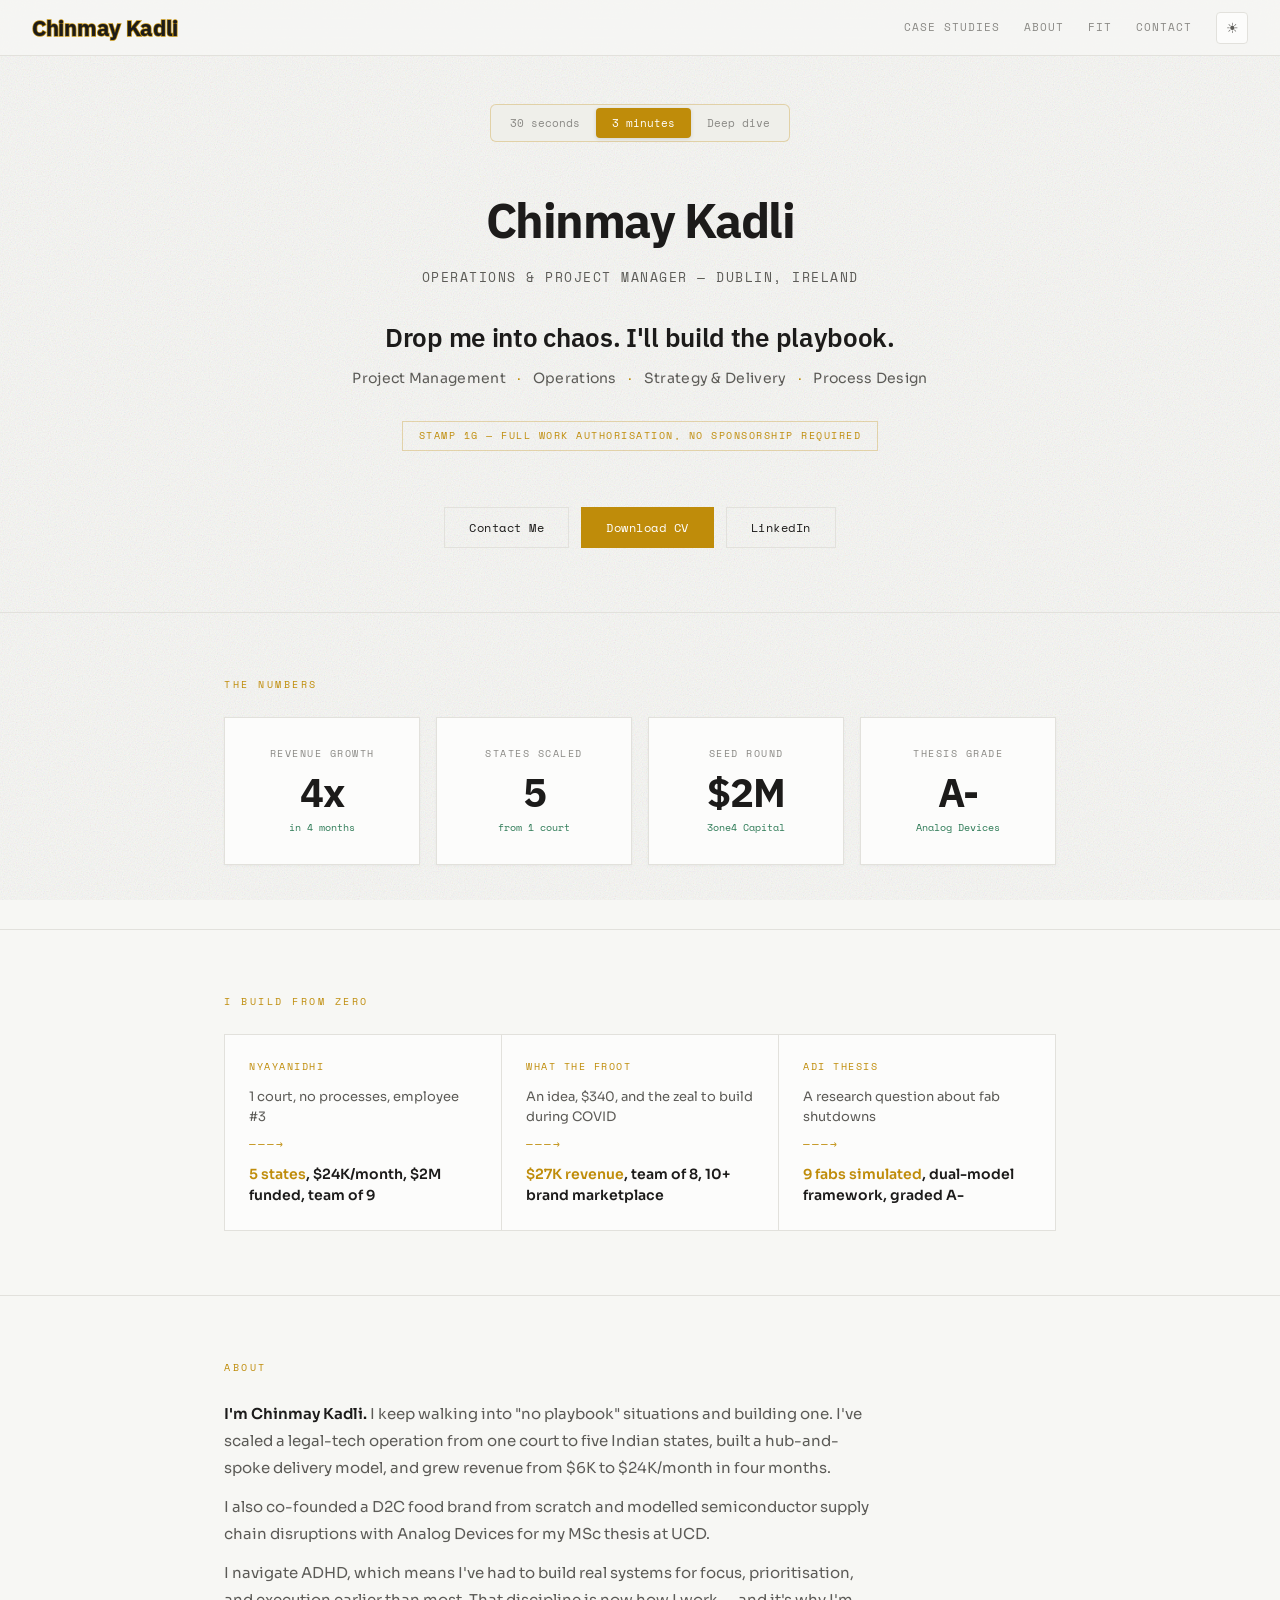
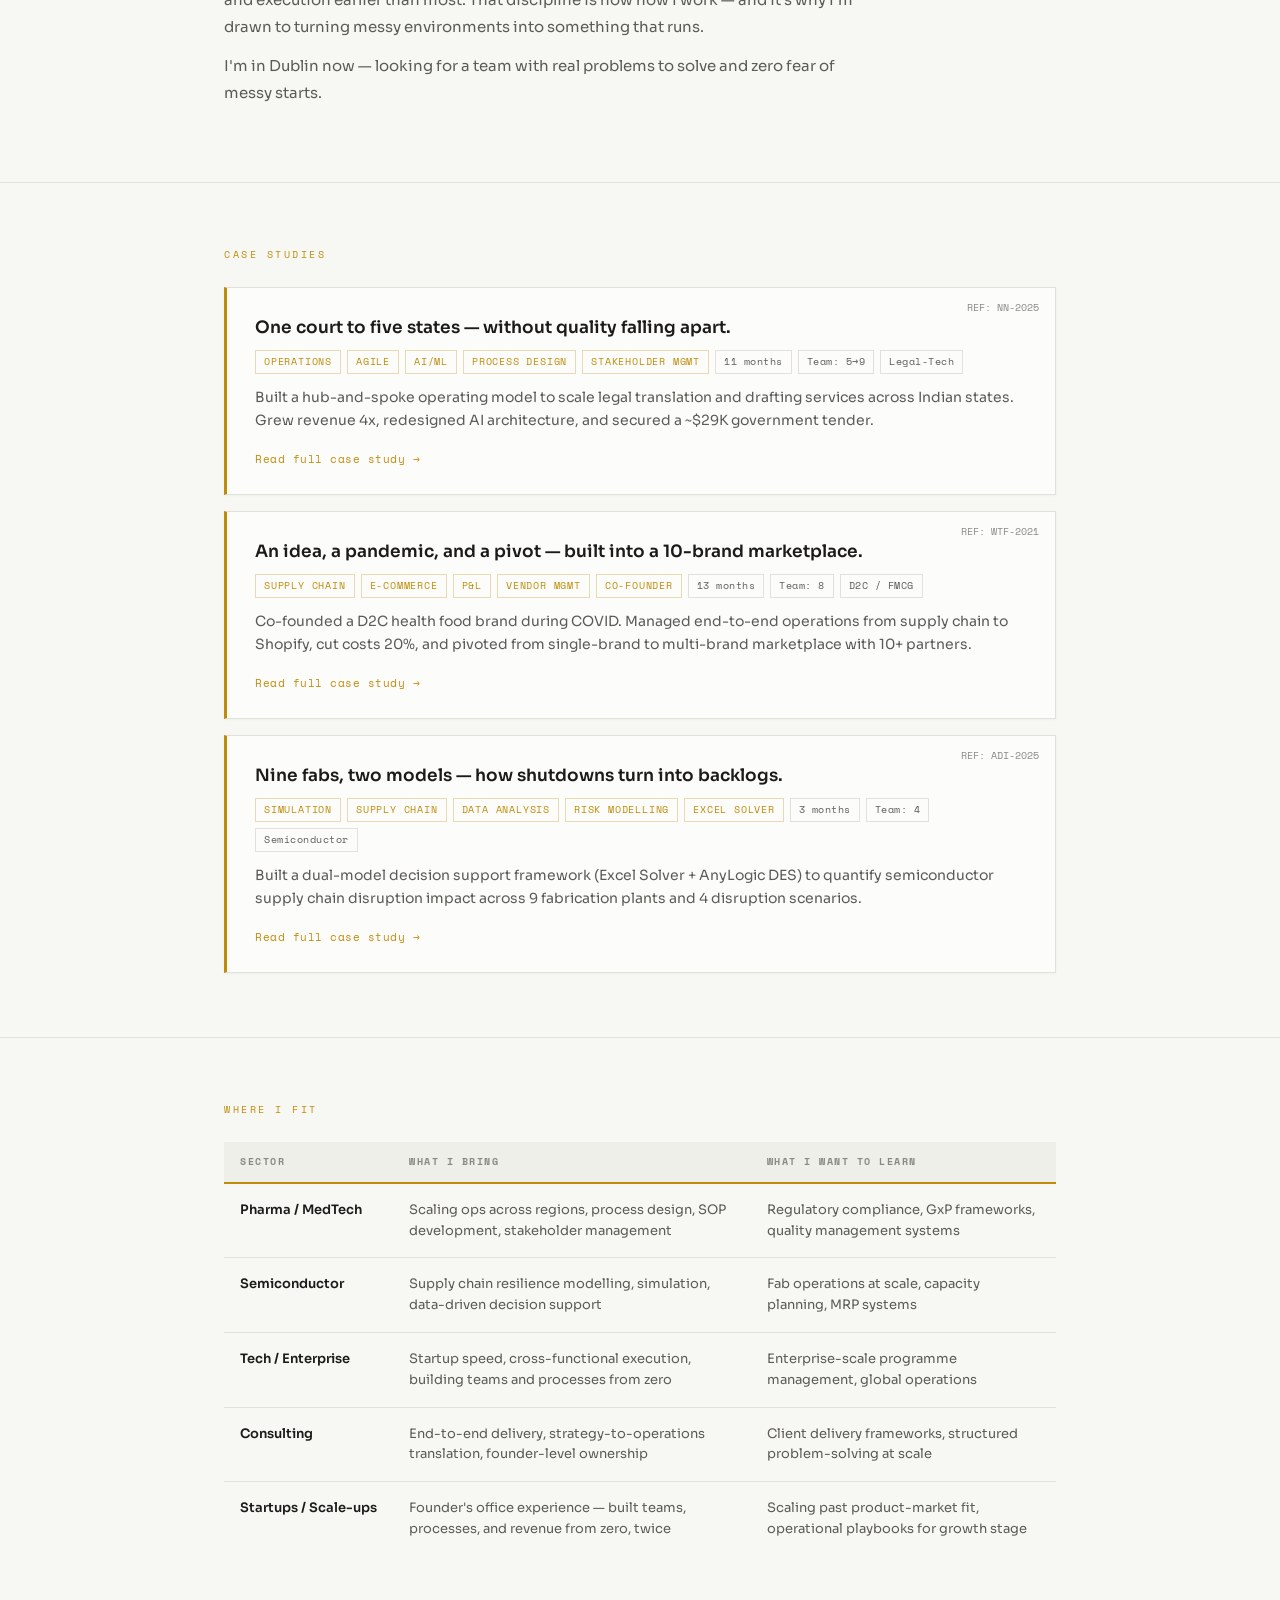
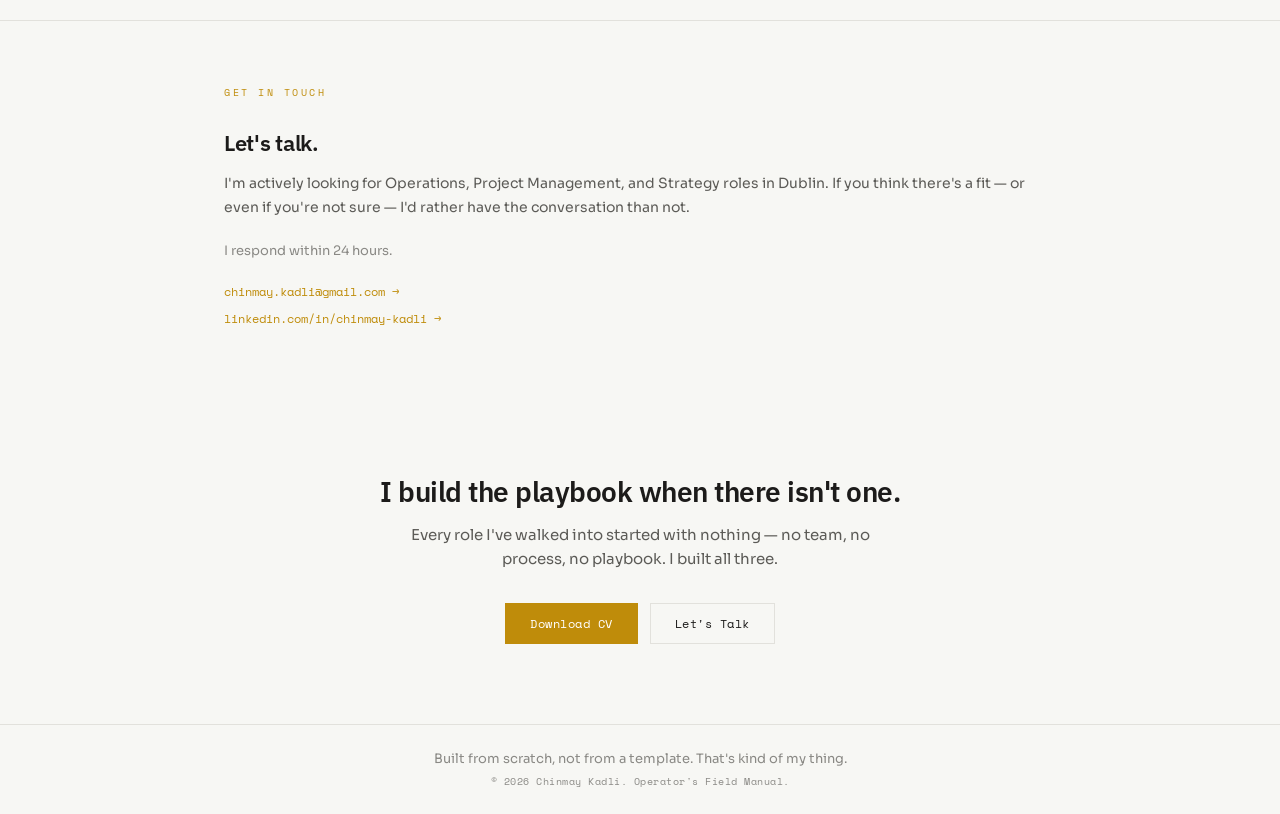
<file: index.html>
<!DOCTYPE html>
<html lang="en">
<script defer src="https://cloud.umami.is/script.js" data-website-id="e24d03d6-a9ee-4476-bae3-378e1e219a56"></script>
<head>
<meta charset="UTF-8"><link rel="icon" type="image/svg+xml" href="favicon.svg">
<meta name="viewport" content="width=device-width, initial-scale=1.0">
<title>Chinmay Kadli — Operations & Project Manager</title>
<meta name="description" content="Chinmay Kadli — Operations & Project Manager based in Dublin, Ireland. Stamp 1G work authorisation. MSc Engineering Management, UCD. Strategy, delivery, and process design.">
<link rel="canonical" href="https://chinmaykadli.com/">
<meta property="og:title" content="Chinmay Kadli — Operations & Project Manager">
<meta property="og:description" content="Drop me into chaos. I'll build the playbook. Operations & Project Manager in Dublin, Ireland.">
<meta property="og:type" content="website">
<meta property="og:url" content="https://chinmaykadli.com">
<meta name="twitter:card" content="summary_large_image">
<meta name="twitter:title" content="Chinmay Kadli — Operations & Project Manager">
<meta name="twitter:description" content="Drop me into chaos. I'll build the playbook. Operations & Project Manager in Dublin, Ireland.">
<script type="application/ld+json">
{
  "@context": "https://schema.org",
  "@type": "Person",
  "name": "Chinmay BS Kadli",
  "url": "https://chinmaykadli.com",
  "jobTitle": "Operations & Project Manager",
  "sameAs": ["https://linkedin.com/in/chinmay-kadli"],
  "alumniOf": {
    "@type": "CollegeOrUniversity",
    "name": "University College Dublin"
  },
  "knowsAbout": ["Project Management", "Operations Management", "Strategy & Delivery", "Process Design", "Supply Chain Management"],
  "address": {
    "@type": "PostalAddress",
    "addressLocality": "Dublin",
    "addressCountry": "IE"
  }
}
</script>
<link rel="preconnect" href="https://fonts.googleapis.com">
<link rel="preconnect" href="https://fonts.gstatic.com" crossorigin>
<link rel="preload" href="https://fonts.googleapis.com/css2?family=IBM+Plex+Sans:wght@400;500;600;700&display=swap" as="style">
<link href="https://fonts.googleapis.com/css2?family=IBM+Plex+Sans:wght@400;500;600;700&family=Sora:wght@300;400;500;600&family=Space+Mono:wght@400;700&display=swap" rel="stylesheet">
<link rel="stylesheet" href="style.css">
<!-- Prevent flash of wrong theme -->
<script>
  try {
    const t = localStorage.getItem('theme');
    if (t === 'dark' || (!t && window.matchMedia('(prefers-color-scheme: dark)').matches))
      document.documentElement.setAttribute('data-theme', 'dark');
  } catch(e) {}
</script>
</head>
<body data-speed="3min">

<a class="skip-link" href="#main-content">Skip to content</a>
<div class="scroll-progress" id="scrollProgress"></div>

<!-- NAV -->
<nav class="nav" aria-label="Main navigation">
  <a href="index.html" class="nav-brand">Chinmay Kadli</a>
  <div class="nav-right">
    <a href="#cases" class="hide-mobile">Case Studies</a>
    <a href="#about" class="hide-mobile">About</a>
    <a href="#fit" class="hide-mobile">Fit</a>
    <a href="#contact" class="hide-mobile">Contact</a>
    <button class="theme-toggle" id="themeToggle" aria-label="Toggle dark mode" onclick="toggleTheme()">☀</button>
  </div>
</nav>

<main id="main-content">

<!-- HERO -->
<section class="hero">
  <div class="container">
    <div class="hero-speed">
      <div class="speed-toggle" role="tablist" aria-label="Content depth">
        <button class="speed-btn" role="tab" aria-selected="false" id="tab-30s" onclick="setSpeed('30s')">30 seconds</button>
        <button class="speed-btn active" role="tab" aria-selected="true" id="tab-3min" onclick="setSpeed('3min')">3 minutes</button>
        <button class="speed-btn" role="tab" aria-selected="false" id="tab-deep" onclick="setSpeed('deep')">Deep dive</button>
      </div>
    </div>
    <h1 class="hero-name">Chinmay Kadli</h1>
    <p class="hero-role">Operations & Project Manager — Dublin, Ireland</p>
    <p class="hero-tagline">Drop me into chaos. I'll build the playbook.</p>
    <p class="hero-anchor">Project Management <span>·</span> Operations <span>·</span> Strategy & Delivery <span>·</span> Process Design</p>
    <div class="hero-stamp">Stamp 1G — Full work authorisation, no sponsorship required</div>
    <br><br>
    <div class="hero-cta">
      <a href="#contact" class="btn-secondary">Contact Me</a>
      <button class="btn-primary" onclick="openModal()">Download CV</button>
      <a href="https://linkedin.com/in/chinmay-kadli" class="btn-secondary" target="_blank" rel="noopener noreferrer">LinkedIn</a>
    </div>
  </div>
</section>

<hr class="section-divider">

<!-- METRICS -->
<section class="section">
  <div class="container">
    <div class="section-label">The Numbers</div>
    <div class="metrics-grid">
      <div class="metric-card">
        <div class="metric-label">Revenue Growth</div>
        <div class="metric-value">4x</div>
        <div class="metric-context">in 4 months</div>
      </div>
      <div class="metric-card">
        <div class="metric-label">States Scaled</div>
        <div class="metric-value">5</div>
        <div class="metric-context">from 1 court</div>
      </div>
      <div class="metric-card">
        <div class="metric-label">Seed Round</div>
        <div class="metric-value">$2M</div>
        <div class="metric-context">3one4 Capital</div>
      </div>
      <div class="metric-card">
        <div class="metric-label">Thesis Grade</div>
        <div class="metric-value">A-</div>
        <div class="metric-context">Analog Devices</div>
      </div>
    </div>
  </div>
</section>

<hr class="section-divider">

<!-- PROOF WALL -->
<section class="section">
  <div class="container">
    <div class="section-label">I Build From Zero</div>
    <div class="proof-wall">
      <div class="proof-cell">
        <div class="proof-label">NyayaNidhi</div>
        <div class="proof-before">1 court, no processes, employee #3</div>
        <span class="proof-arrow">———→</span>
        <div class="proof-after"><span class="hl">5 states</span>, $24K/month, $2M funded, team of 9</div>
      </div>
      <div class="proof-cell">
        <div class="proof-label">What The Froot</div>
        <div class="proof-before">An idea, $340, and the zeal to build during COVID</div>
        <span class="proof-arrow">———→</span>
        <div class="proof-after"><span class="hl">$27K revenue</span>, team of 8, 10+ brand marketplace</div>
      </div>
      <div class="proof-cell">
        <div class="proof-label">ADI Thesis</div>
        <div class="proof-before">A research question about fab shutdowns</div>
        <span class="proof-arrow">———→</span>
        <div class="proof-after"><span class="hl">9 fabs simulated</span>, dual-model framework, graded A-</div>
      </div>
    </div>
  </div>
</section>

<hr class="section-divider">

<!-- ABOUT -->
<section class="section" id="about">
  <div class="container">
    <div class="section-label">About</div>
    <div class="about-content">
      <p class="about-text"><strong>I'm Chinmay Kadli.</strong> I keep walking into "no playbook" situations and building one. I've scaled a legal-tech operation from one court to five Indian states, built a hub-and-spoke delivery model, and grew revenue from $6K to $24K/month in four months.</p>
      <p class="about-text">I also co-founded a D2C food brand from scratch and modelled semiconductor supply chain disruptions with Analog Devices for my MSc thesis at UCD.</p>
      <p class="about-text">I navigate ADHD, which means I've had to build real systems for focus, prioritisation, and execution earlier than most. That discipline is now how I work — and it's why I'm drawn to turning messy environments into something that runs.</p>
      <p class="about-text">I'm in Dublin now — looking for a team with real problems to solve and zero fear of messy starts.</p>
    </div>
  </div>
</section>

<hr class="section-divider speed-3min">

<!-- CASE STUDIES -->
<section class="section speed-3min" id="cases">
  <div class="container">
    <div class="section-label">Case Studies</div>
    <div class="case-cards">

      <a href="case-study-nn.html" class="case-card" aria-label="Read full NyayaNidhi case study: One court to five states">
        <span class="case-ref">REF: NN-2025</span>
        <div class="case-hook">One court to five states — without quality falling apart.</div>
        <div class="case-tags">
          <span class="tag-skill">Operations</span>
          <span class="tag-skill">Agile</span>
          <span class="tag-skill">AI/ML</span>
          <span class="tag-skill">Process Design</span>
          <span class="tag-skill">Stakeholder Mgmt</span>
          <span class="tag-meta">11 months</span>
          <span class="tag-meta">Team: 5→9</span>
          <span class="tag-meta">Legal-Tech</span>
        </div>
        <div class="case-desc">Built a hub-and-spoke operating model to scale legal translation and drafting services across Indian states. Grew revenue 4x, redesigned AI architecture, and secured a ~$29K government tender.</div>
        <span class="case-link">Read full case study →</span>
      </a>

      <a href="case-study-wtf.html" class="case-card" aria-label="Read full What The Froot case study: D2C brand from zero">
        <span class="case-ref">REF: WTF-2021</span>
        <div class="case-hook">An idea, a pandemic, and a pivot — built into a 10-brand marketplace.</div>
        <div class="case-tags">
          <span class="tag-skill">Supply Chain</span>
          <span class="tag-skill">E-commerce</span>
          <span class="tag-skill">P&L</span>
          <span class="tag-skill">Vendor Mgmt</span>
          <span class="tag-skill">Co-founder</span>
          <span class="tag-meta">13 months</span>
          <span class="tag-meta">Team: 8</span>
          <span class="tag-meta">D2C / FMCG</span>
        </div>
        <div class="case-desc">Co-founded a D2C health food brand during COVID. Managed end-to-end operations from supply chain to Shopify, cut costs 20%, and pivoted from single-brand to multi-brand marketplace with 10+ partners.</div>
        <span class="case-link">Read full case study →</span>
      </a>

      <a href="case-study-adi.html" class="case-card" aria-label="Read full ADI thesis case study: Semiconductor supply chain simulation">
        <span class="case-ref">REF: ADI-2025</span>
        <div class="case-hook">Nine fabs, two models — how shutdowns turn into backlogs.</div>
        <div class="case-tags">
          <span class="tag-skill">Simulation</span>
          <span class="tag-skill">Supply Chain</span>
          <span class="tag-skill">Data Analysis</span>
          <span class="tag-skill">Risk Modelling</span>
          <span class="tag-skill">Excel Solver</span>
          <span class="tag-meta">3 months</span>
          <span class="tag-meta">Team: 4</span>
          <span class="tag-meta">Semiconductor</span>
        </div>
        <div class="case-desc">Built a dual-model decision support framework (Excel Solver + AnyLogic DES) to quantify semiconductor supply chain disruption impact across 9 fabrication plants and 4 disruption scenarios.</div>
        <span class="case-link">Read full case study →</span>
      </a>

    </div>
  </div>
</section>

<hr class="section-divider speed-3min">

<!-- DUBLIN FIT MATRIX -->
<section class="section speed-3min" id="fit">
  <div class="container">
    <div class="section-label">Where I Fit</div>
    <table class="matrix-table">
      <thead>
        <tr>
          <th>Sector</th>
          <th>What I Bring</th>
          <th>What I Want to Learn</th>
        </tr>
      </thead>
      <tbody>
        <tr>
          <td data-label="Sector">Pharma / MedTech</td>
          <td data-label="What I Bring">Scaling ops across regions, process design, SOP development, stakeholder management</td>
          <td data-label="What I Want to Learn">Regulatory compliance, GxP frameworks, quality management systems</td>
        </tr>
        <tr>
          <td data-label="Sector">Semiconductor</td>
          <td data-label="What I Bring">Supply chain resilience modelling, simulation, data-driven decision support</td>
          <td data-label="What I Want to Learn">Fab operations at scale, capacity planning, MRP systems</td>
        </tr>
        <tr>
          <td data-label="Sector">Tech / Enterprise</td>
          <td data-label="What I Bring">Startup speed, cross-functional execution, building teams and processes from zero</td>
          <td data-label="What I Want to Learn">Enterprise-scale programme management, global operations</td>
        </tr>
        <tr>
          <td data-label="Sector">Consulting</td>
          <td data-label="What I Bring">End-to-end delivery, strategy-to-operations translation, founder-level ownership</td>
          <td data-label="What I Want to Learn">Client delivery frameworks, structured problem-solving at scale</td>
        </tr>
        <tr>
          <td data-label="Sector">Startups / Scale-ups</td>
          <td data-label="What I Bring">Founder's office experience — built teams, processes, and revenue from zero, twice</td>
          <td data-label="What I Want to Learn">Scaling past product-market fit, operational playbooks for growth stage</td>
        </tr>
      </tbody>
    </table>
  </div>
</section>

<hr class="section-divider speed-3min">

<!-- CONTACT -->
<section class="section speed-3min" id="contact">
  <div class="container">
    <div class="section-label">Get In Touch</div>
    <div class="contact-text">
      <h3>Let's talk.</h3>
      <p>I'm actively looking for Operations, Project Management, and Strategy roles in Dublin. If you think there's a fit — or even if you're not sure — I'd rather have the conversation than not.</p>
      <p style="font-size: 13px; color: var(--text3);">I respond within 24 hours.</p>
      <div class="contact-links">
        <a class="contact-link" id="emailLink" data-u="chinmay.kadli" data-d="gmail.com" href="#">Loading email...</a>
        <a href="https://linkedin.com/in/chinmay-kadli" class="contact-link" target="_blank" rel="noopener noreferrer">linkedin.com/in/chinmay-kadli →</a>
      </div>
    </div>
  </div>
</section>

</main>

<!-- PEAK END -->
<section class="peak-end">
  <div class="container">
    <p class="peak-statement">I build the playbook when there isn't one.</p>
    <p class="peak-sub">Every role I've walked into started with nothing — no team, no process, no playbook. I built all three.</p>
    <div class="hero-cta">
      <button class="btn-primary" onclick="openModal()">Download CV</button>
      <a href="#contact" class="btn-secondary">Let's Talk</a>
    </div>
  </div>
</section>

<!-- FOOTER -->
<footer class="footer">
  <div class="container">
    <p class="footer-line">Built from scratch, not from a template. That's kind of my thing.</p>
    <p class="footer-copy">© 2026 Chinmay Kadli. Operator's Field Manual.</p>
  </div>
</footer>

<!-- CV MODAL -->
<div class="modal-overlay" id="cvModal" role="dialog" aria-modal="true" aria-labelledby="modalTitle" aria-describedby="modalSubtitle" aria-hidden="true" onclick="closeModal(event)">
  <div class="modal" onclick="event.stopPropagation()">
    <div class="modal-title" id="modalTitle">Download my CV</div>
    <div class="modal-subtitle" id="modalSubtitle">What role are you considering me for?</div>
    <button class="modal-option" onclick="downloadCV('pm')">
      <div class="opt-title">Project Management</div>
      <div class="opt-desc">PM, Associate PM, Junior PM roles</div>
    </button>
    <button class="modal-option" onclick="downloadCV('ops')">
      <div class="opt-title">Operations</div>
      <div class="opt-desc">Operations Associate, Coordinator, Analyst roles</div>
    </button>
    <button class="modal-option" onclick="downloadCV('strategy')">
      <div class="opt-title">Strategy & Operations</div>
      <div class="opt-desc">Strategy, consulting, cross-functional roles</div>
    </button>
    <button class="modal-option" onclick="downloadCV('founders')">
      <div class="opt-title">Founder's Office / Chief of Staff</div>
      <div class="opt-desc">Startup, scale-up, founder-adjacent roles</div>
    </button>
    <button class="modal-close" onclick="closeModal()">Close · Press Esc</button>
  </div>
</div>

<script src="content.js"></script>
<script src="main.js"></script>
<script src="tracking.js"></script>
<script src="konami.js"></script>
</body>
</html>
</file>
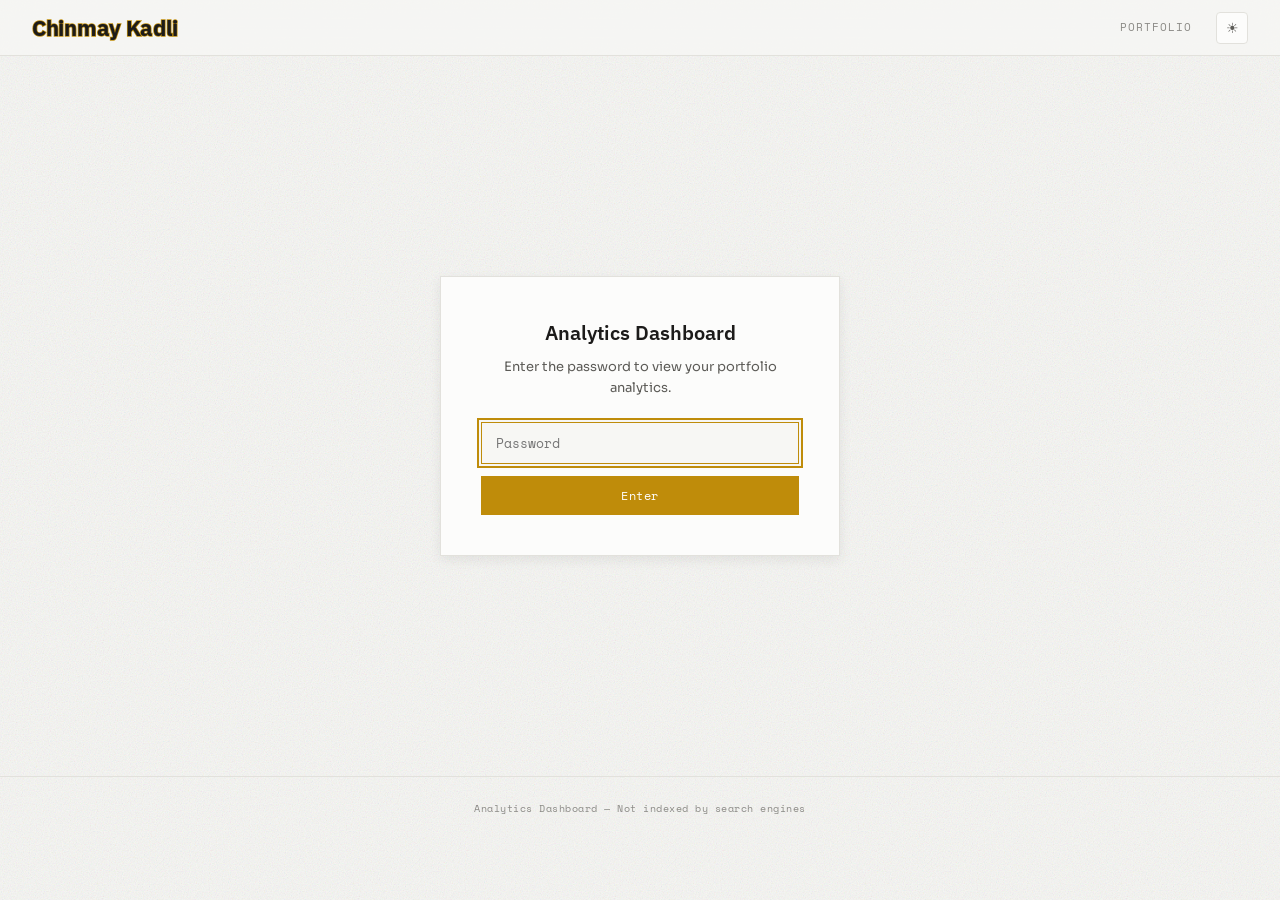
<file: analytics.html>
<!DOCTYPE html>
<html lang="en">
<head>
<meta charset="UTF-8"><link rel="icon" type="image/svg+xml" href="favicon.svg">
<meta name="viewport" content="width=device-width, initial-scale=1.0">
<meta name="robots" content="noindex, nofollow">
<title>Analytics — Chinmay Kadli</title>
<link rel="preconnect" href="https://fonts.googleapis.com">
<link rel="preconnect" href="https://fonts.gstatic.com" crossorigin>
<link href="https://fonts.googleapis.com/css2?family=IBM+Plex+Sans:wght@400;500;600;700&family=Sora:wght@300;400;500;600&family=Space+Mono:wght@400;700&display=swap" rel="stylesheet">
<link rel="stylesheet" href="style.css">
<script>try{const t=localStorage.getItem('theme');if(t==='dark'||(!t&&window.matchMedia('(prefers-color-scheme: dark)').matches))document.documentElement.setAttribute('data-theme','dark');}catch(e){}</script>
<style>
  /* Analytics-specific styles */
  .auth-gate {
    min-height: 80vh;
    display: flex;
    align-items: center;
    justify-content: center;
    text-align: center;
  }
  .auth-box {
    background: var(--card);
    border: 1px solid var(--border);
    padding: 40px;
    max-width: 400px;
    width: 90%;
    box-shadow: var(--shadow-md);
  }
  .auth-box h2 {
    font-family: 'IBM Plex Sans', sans-serif;
    font-weight: 600;
    font-size: 20px;
    margin-bottom: 8px;
  }
  .auth-box p {
    font-size: 13px;
    color: var(--text2);
    margin-bottom: 24px;
  }
  .auth-input {
    width: 100%;
    padding: 10px 14px;
    font-family: 'Space Mono', monospace;
    font-size: 13px;
    border: 1px solid var(--border);
    background: var(--bg);
    color: var(--text);
    margin-bottom: 12px;
    transition: border-color 0.15s;
  }
  .auth-input:focus {
    outline: none;
    border-color: var(--accent);
  }
  .auth-error {
    font-size: 12px;
    color: #c0392b;
    margin-bottom: 12px;
    display: none;
  }

  .dashboard { display: none; padding: 32px 0 64px; }
  .dashboard.active { display: block; }
  .dash-header {
    display: flex;
    align-items: center;
    justify-content: space-between;
    margin-bottom: 32px;
    flex-wrap: wrap;
    gap: 12px;
  }
  .dash-title {
    font-family: 'IBM Plex Sans', sans-serif;
    font-weight: 700;
    font-size: 28px;
    letter-spacing: -0.5px;
  }
  .dash-actions {
    display: flex;
    gap: 8px;
  }
  .dash-btn {
    font-family: 'Space Mono', monospace;
    font-size: 11px;
    padding: 6px 14px;
    border: 1px solid var(--border);
    background: var(--card);
    color: var(--text2);
    cursor: pointer;
    transition: all 0.15s;
  }
  .dash-btn:hover { border-color: var(--accent); color: var(--accent); }
  .dash-btn.danger:hover { border-color: #c0392b; color: #c0392b; }

  .stats-grid {
    display: grid;
    grid-template-columns: repeat(4, 1fr);
    gap: 16px;
    margin-bottom: 32px;
  }
  .stat-card {
    background: var(--card);
    border: 1px solid var(--border);
    padding: 20px 16px;
    text-align: center;
  }
  .stat-label {
    font-family: 'Space Mono', monospace;
    font-size: 9px;
    text-transform: uppercase;
    letter-spacing: 1.5px;
    color: var(--text3);
    margin-bottom: 6px;
  }
  .stat-value {
    font-family: 'IBM Plex Sans', sans-serif;
    font-weight: 700;
    font-size: 32px;
    color: var(--text);
    letter-spacing: -0.5px;
  }
  .stat-sub {
    font-size: 11px;
    color: var(--text3);
    margin-top: 4px;
  }

  .dash-section {
    margin-bottom: 32px;
  }
  .dash-section-title {
    font-family: 'Space Mono', monospace;
    font-size: 10px;
    text-transform: uppercase;
    letter-spacing: 2px;
    color: var(--accent);
    margin-bottom: 16px;
  }
  .dash-table {
    width: 100%;
    border-collapse: collapse;
  }
  .dash-table th {
    font-family: 'Space Mono', monospace;
    font-size: 9px;
    text-transform: uppercase;
    letter-spacing: 1.5px;
    color: var(--text3);
    text-align: left;
    padding: 8px 12px;
    border-bottom: 1px solid var(--accent);
  }
  .dash-table td {
    font-size: 13px;
    color: var(--text2);
    padding: 10px 12px;
    border-bottom: 1px solid var(--border);
  }
  .dash-table td:last-child {
    font-family: 'IBM Plex Sans', sans-serif;
    font-weight: 600;
    color: var(--text);
    text-align: right;
  }
  .dash-table tr:last-child td { border-bottom: none; }

  .bar-chart { display: flex; flex-direction: column; gap: 8px; }
  .bar-row { display: flex; align-items: center; gap: 12px; }
  .bar-label {
    font-family: 'Space Mono', monospace;
    font-size: 11px;
    color: var(--text2);
    width: 120px;
    text-align: right;
    flex-shrink: 0;
  }
  .bar-track {
    flex: 1;
    height: 24px;
    background: var(--bg2);
    border: 1px solid var(--border);
    position: relative;
    overflow: hidden;
  }
  .bar-fill {
    height: 100%;
    background: var(--accent);
    opacity: 0.7;
    transition: width 0.5s ease;
  }
  .bar-count {
    font-family: 'Space Mono', monospace;
    font-size: 11px;
    color: var(--text3);
    width: 40px;
    text-align: right;
    flex-shrink: 0;
  }

  .setup-box {
    background: var(--bg2);
    border: 1px solid var(--border);
    padding: 24px;
    margin-top: 16px;
  }
  .setup-box h4 {
    font-family: 'IBM Plex Sans', sans-serif;
    font-size: 15px;
    font-weight: 600;
    margin-bottom: 8px;
  }
  .setup-box p, .setup-box li {
    font-size: 13px;
    color: var(--text2);
    line-height: 1.7;
  }
  .setup-box ol { padding-left: 20px; margin-top: 8px; }
  .setup-box code {
    font-family: 'Space Mono', monospace;
    font-size: 11px;
    background: var(--card);
    border: 1px solid var(--border);
    padding: 2px 6px;
  }

  .event-log {
    max-height: 300px;
    overflow-y: auto;
    background: var(--bg2);
    border: 1px solid var(--border);
    padding: 12px;
  }
  .event-item {
    font-family: 'Space Mono', monospace;
    font-size: 11px;
    color: var(--text2);
    padding: 4px 0;
    border-bottom: 1px solid var(--border);
  }
  .event-item:last-child { border-bottom: none; }
  .event-time { color: var(--text3); }
  .event-name { color: var(--accent); font-weight: 700; }

  @media (max-width: 768px) {
    .stats-grid { grid-template-columns: repeat(2, 1fr); }
    .bar-label { width: 80px; font-size: 10px; }
  }
  @media (max-width: 480px) {
    .stats-grid { grid-template-columns: 1fr 1fr; gap: 10px; }
    .stat-value { font-size: 24px; }
  }
</style>
</head>
<body>

<nav class="nav" aria-label="Main navigation">
  <a href="index.html" class="nav-brand">Chinmay Kadli</a>
  <div class="nav-right">
    <a href="index.html">Portfolio</a>
    <button class="theme-toggle" id="themeToggle" aria-label="Toggle dark mode" onclick="toggleTheme()">☀</button>
  </div>
</nav>

<!-- AUTH GATE -->
<div class="auth-gate" id="authGate">
  <div class="auth-box">
    <h2>Analytics Dashboard</h2>
    <p>Enter the password to view your portfolio analytics.</p>
    <div class="auth-error" id="authError">Incorrect password. Try again.</div>
    <input type="password" class="auth-input" id="authInput" placeholder="Password" autofocus>
    <button class="btn-primary" style="width:100%" onclick="authenticate()">Enter</button>
  </div>
</div>

<!-- DASHBOARD -->
<div class="dashboard" id="dashboard">
  <div class="container">

    <div class="dash-header">
      <h1 class="dash-title">Portfolio Analytics</h1>
      <div class="dash-actions">
        <button class="dash-btn" onclick="refreshDashboard()">Refresh</button>
        <button class="dash-btn danger" onclick="clearData()">Clear Data</button>
        <button class="dash-btn" onclick="logout()">Lock</button>
      </div>
    </div>

    <!-- OVERVIEW STATS -->
    <div class="stats-grid" id="statsGrid">
      <div class="stat-card">
        <div class="stat-label">Total Events</div>
        <div class="stat-value" id="statTotal">0</div>
        <div class="stat-sub">all time</div>
      </div>
      <div class="stat-card">
        <div class="stat-label">Page Views</div>
        <div class="stat-value" id="statViews">0</div>
        <div class="stat-sub">tracked</div>
      </div>
      <div class="stat-card">
        <div class="stat-label">CV Downloads</div>
        <div class="stat-value" id="statDownloads">0</div>
        <div class="stat-sub">total</div>
      </div>
      <div class="stat-card">
        <div class="stat-label">Sections Viewed</div>
        <div class="stat-value" id="statSections">0</div>
        <div class="stat-sub">unique</div>
      </div>
    </div>

    <!-- CV DOWNLOADS BY TYPE -->
    <div class="dash-section">
      <div class="dash-section-title">CV Downloads by Role</div>
      <div class="bar-chart" id="cvChart"></div>
    </div>

    <!-- PAGE VIEWS -->
    <div class="dash-section">
      <div class="dash-section-title">Page Views</div>
      <div class="bar-chart" id="pageChart"></div>
    </div>

    <!-- REFERRERS -->
    <div class="dash-section">
      <div class="dash-section-title">Top Referrers</div>
      <table class="dash-table" id="referrerTable">
        <thead><tr><th>Source</th><th>Views</th></tr></thead>
        <tbody></tbody>
      </table>
    </div>

    <!-- EVENT LOG -->
    <div class="dash-section">
      <div class="dash-section-title">Recent Events</div>
      <div class="event-log" id="eventLog"></div>
    </div>

    <!-- UMAMI SETUP -->
    <div class="dash-section">
      <div class="dash-section-title">Upgrade to Full Analytics</div>
      <div class="setup-box">
        <h4>Connect Umami Cloud (recommended)</h4>
        <p>The data above is from local browser tracking only. For real visitor analytics across all devices, connect Umami Cloud (free, privacy-friendly, no cookie banner needed).</p>
        <ol>
          <li>Sign up at <strong>cloud.umami.is</strong> (free tier: 10K events/month)</li>
          <li>Add your site and copy the website ID</li>
          <li>Add this script to all pages before <code>&lt;/head&gt;</code>:<br>
            <code>&lt;script defer src="https://cloud.umami.is/script.js" data-website-id="YOUR_ID"&gt;&lt;/script&gt;</code></li>
          <li>Update the CSP in <code>_headers</code> to allow <code>https://cloud.umami.is</code> in <code>script-src</code></li>
          <li>All events from <code>tracking.js</code> will automatically flow to Umami</li>
        </ol>
      </div>
    </div>

  </div>
</div>

<footer class="footer">
  <div class="container">
    <p class="footer-copy" style="font-size: 10px; color: var(--text3);">Analytics Dashboard — Not indexed by search engines</p>
  </div>
</footer>

<script src="content.js"></script>
<script src="main.js"></script>
<script>
// ===== ANALYTICS DASHBOARD =====

// Password hash (SHA-256 of "chinmay2026")
// Change this by running: crypto.subtle.digest('SHA-256', new TextEncoder().encode('your-password'))
// then converting to hex. Or just change the plaintext check below.
var DASHBOARD_PASSWORD = 'chinmay2026';

function authenticate() {
  var input = document.getElementById('authInput').value;
  if (input === DASHBOARD_PASSWORD) {
    try { sessionStorage.setItem('_ck_auth', '1'); } catch(e) {}
    showDashboard();
  } else {
    document.getElementById('authError').style.display = 'block';
    document.getElementById('authInput').value = '';
    document.getElementById('authInput').focus();
  }
}

function logout() {
  try { sessionStorage.removeItem('_ck_auth'); } catch(e) {}
  document.getElementById('dashboard').classList.remove('active');
  document.getElementById('authGate').style.display = 'flex';
  document.getElementById('authInput').value = '';
  document.getElementById('authError').style.display = 'none';
}

function showDashboard() {
  document.getElementById('authGate').style.display = 'none';
  document.getElementById('dashboard').classList.add('active');
  refreshDashboard();
}

function refreshDashboard() {
  var events = [];
  try { events = JSON.parse(localStorage.getItem('_ck_events') || '[]'); } catch(e) {}

  var pageviews = events.filter(function(e) { return e.event === 'pageview'; });
  var downloads = events.filter(function(e) { return e.event === 'cv_download'; });
  var sections = events.filter(function(e) { return e.event === 'section_view'; });

  // Overview stats
  document.getElementById('statTotal').textContent = events.length;
  document.getElementById('statViews').textContent = pageviews.length;
  document.getElementById('statDownloads').textContent = downloads.length;
  document.getElementById('statSections').textContent = sections.length;

  // CV downloads by type
  var cvTypes = { pm: 0, ops: 0, strategy: 0, founders: 0 };
  var cvLabels = { pm: 'Project Mgmt', ops: 'Operations', strategy: 'Strategy & Ops', founders: "Founder's Office" };
  downloads.forEach(function(e) {
    if (e.data && e.data.type && cvTypes.hasOwnProperty(e.data.type)) {
      cvTypes[e.data.type]++;
    }
  });
  var cvMax = Math.max.apply(null, Object.values(cvTypes)) || 1;
  var cvChart = document.getElementById('cvChart');
  cvChart.innerHTML = '';
  Object.keys(cvTypes).forEach(function(key) {
    var pct = (cvTypes[key] / cvMax) * 100;
    cvChart.innerHTML += '<div class="bar-row">' +
      '<div class="bar-label">' + cvLabels[key] + '</div>' +
      '<div class="bar-track"><div class="bar-fill" style="width:' + pct + '%"></div></div>' +
      '<div class="bar-count">' + cvTypes[key] + '</div></div>';
  });

  // Page views by path
  var pageCounts = {};
  pageviews.forEach(function(e) {
    var path = (e.data && e.data.path) || e.page || '/';
    pageCounts[path] = (pageCounts[path] || 0) + 1;
  });
  var pageSorted = Object.entries(pageCounts).sort(function(a, b) { return b[1] - a[1]; });
  var pageMax = pageSorted.length > 0 ? pageSorted[0][1] : 1;
  var pageChart = document.getElementById('pageChart');
  pageChart.innerHTML = '';
  pageSorted.forEach(function(item) {
    var pct = (item[1] / pageMax) * 100;
    var label = item[0] === '/' ? 'Homepage' : item[0].replace('.html', '').replace('/', '');
    pageChart.innerHTML += '<div class="bar-row">' +
      '<div class="bar-label">' + label + '</div>' +
      '<div class="bar-track"><div class="bar-fill" style="width:' + pct + '%"></div></div>' +
      '<div class="bar-count">' + item[1] + '</div></div>';
  });

  // Referrers
  var refCounts = {};
  pageviews.forEach(function(e) {
    var ref = (e.data && e.data.referrer) || 'direct';
    if (!ref || ref === '') ref = 'direct';
    try {
      if (ref !== 'direct' && ref.indexOf('http') === 0) {
        ref = new URL(ref).hostname;
      }
    } catch(ex) {}
    refCounts[ref] = (refCounts[ref] || 0) + 1;
  });
  var refSorted = Object.entries(refCounts).sort(function(a, b) { return b[1] - a[1]; }).slice(0, 10);
  var refTable = document.getElementById('referrerTable').querySelector('tbody');
  refTable.innerHTML = '';
  if (refSorted.length === 0) {
    refTable.innerHTML = '<tr><td colspan="2" style="color:var(--text3);text-align:center;">No data yet</td></tr>';
  } else {
    refSorted.forEach(function(item) {
      refTable.innerHTML += '<tr><td>' + item[0] + '</td><td>' + item[1] + '</td></tr>';
    });
  }

  // Event log (most recent first)
  var logEl = document.getElementById('eventLog');
  var recent = events.slice(-50).reverse();
  if (recent.length === 0) {
    logEl.innerHTML = '<div class="event-item" style="color:var(--text3);">No events recorded yet. Visit your portfolio to start tracking.</div>';
  } else {
    logEl.innerHTML = recent.map(function(e) {
      var time = new Date(e.time).toLocaleString();
      var detail = '';
      if (e.data) {
        if (e.data.type) detail = ' — ' + e.data.type;
        else if (e.data.path) detail = ' — ' + e.data.path;
        else if (e.data.section) detail = ' — ' + e.data.section;
        else if (e.data.url) detail = ' — ' + e.data.url;
      }
      return '<div class="event-item"><span class="event-time">' + time + '</span> <span class="event-name">' + e.event + '</span>' + detail + '</div>';
    }).join('');
  }
}

function clearData() {
  if (confirm('Clear all local tracking data? This cannot be undone.')) {
    if (typeof window._clearTrackingEvents === 'function') window._clearTrackingEvents();
    refreshDashboard();
  }
}

// Auth on Enter key
document.getElementById('authInput').addEventListener('keydown', function(e) {
  if (e.key === 'Enter') authenticate();
});

// Check session
document.addEventListener('DOMContentLoaded', function() {
  try {
    if (sessionStorage.getItem('_ck_auth') === '1') {
      showDashboard();
    }
  } catch(e) {}
});
</script>
</body>
</html>
</file>
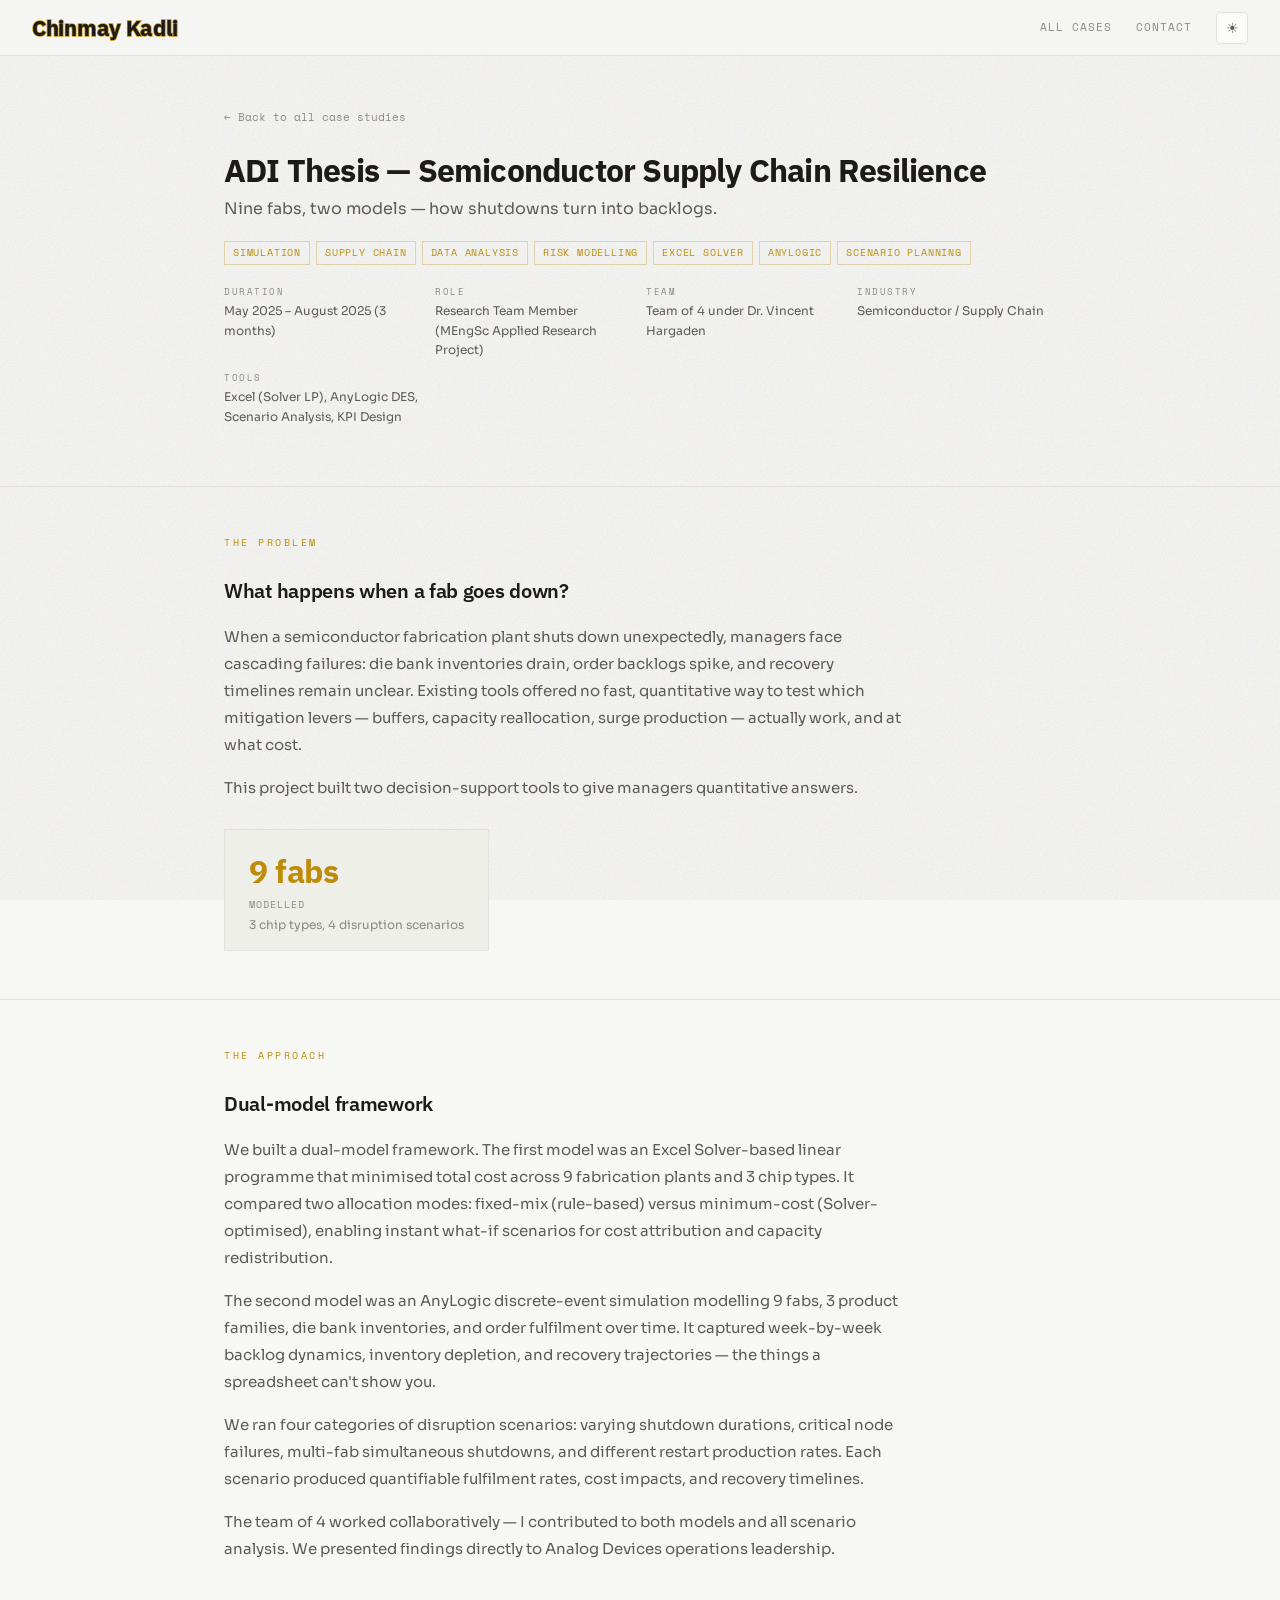
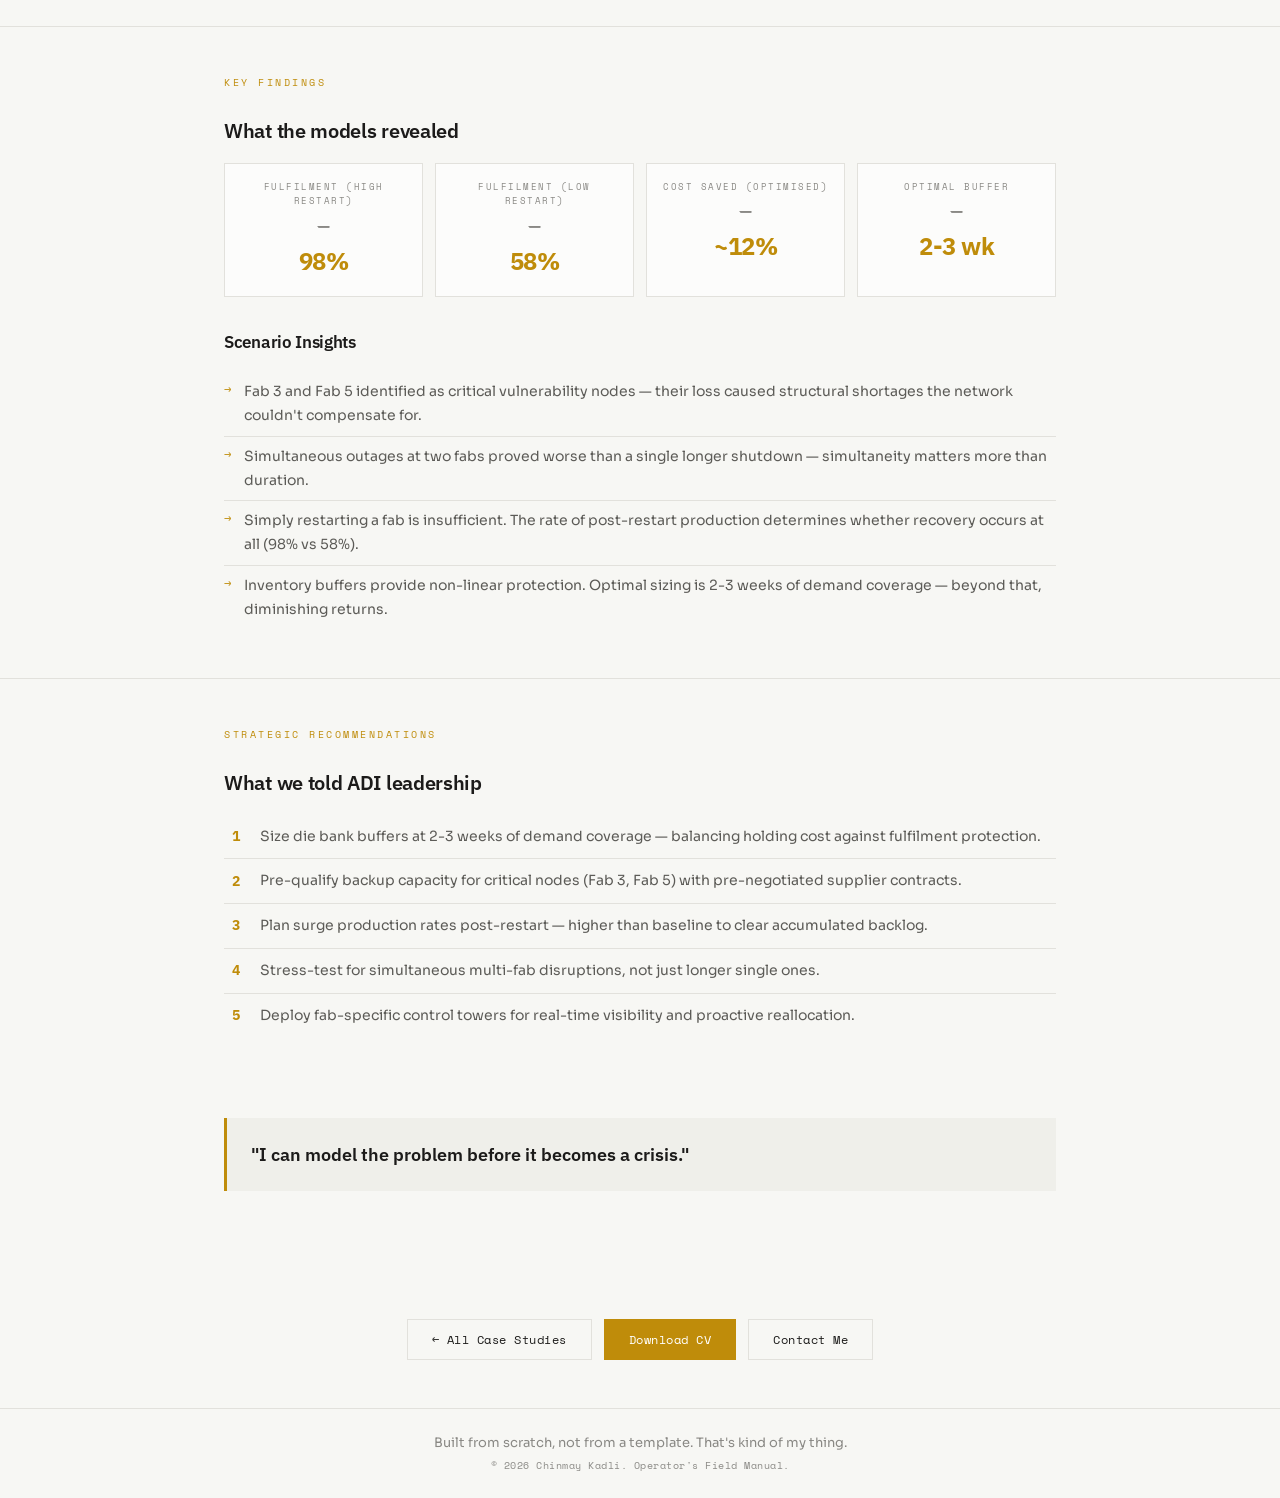
<file: case-study-adi.html>
<!DOCTYPE html>
<html lang="en">
<script defer src="https://cloud.umami.is/script.js" data-website-id="e24d03d6-a9ee-4476-bae3-378e1e219a56"></script>
<head>
<meta charset="UTF-8"><link rel="icon" type="image/svg+xml" href="favicon.svg">
<meta property="og:title" content="Analog Devices Thesis — Semiconductor Supply Chain Simulation | Chinmay Kadli">
<meta property="og:description" content="Built a dual-model framework simulating disruptions across 9 fabs for Analog Devices. Graded A- at UCD.">
<meta property="og:url" content="https://chinmaykadli.com/case-study-adi">
<meta property="og:type" content="article">
<meta name="twitter:card" content="summary_large_image">
<meta name="viewport" content="width=device-width, initial-scale=1.0">
<title>ADI Thesis Case Study — Chinmay Kadli</title>
<meta name="description" content="How Chinmay Kadli modelled semiconductor fab shutdowns across 9 plants using Excel Solver and AnyLogic simulation for Analog Devices. Dublin-based Operations & Project Manager.">
<link rel="canonical" href="https://chinmaykadli.com/case-study-adi">
<script type="application/ld+json">
{
  "@context": "https://schema.org",
  "@type": "Article",
  "headline": "ADI Thesis — Semiconductor Supply Chain Resilience",
  "description": "Built a dual-model decision support framework simulating disruptions across 9 fabrication plants for Analog Devices.",
  "author": { "@type": "Person", "name": "Chinmay BS Kadli", "url": "https://chinmaykadli.com" },
  "datePublished": "2026-03-01",
  "publisher": { "@type": "Person", "name": "Chinmay BS Kadli" }
}
</script>
<link rel="preconnect" href="https://fonts.googleapis.com">
<link rel="preconnect" href="https://fonts.gstatic.com" crossorigin>
<link href="https://fonts.googleapis.com/css2?family=IBM+Plex+Sans:wght@400;500;600;700&family=Sora:wght@300;400;500;600&family=Space+Mono:wght@400;700&display=swap" rel="stylesheet">
<link rel="stylesheet" href="style.css">
<script>try{const t=localStorage.getItem('theme');if(t==='dark'||(!t&&window.matchMedia('(prefers-color-scheme: dark)').matches))document.documentElement.setAttribute('data-theme','dark');}catch(e){}</script>
</head>
<body>
<a class="skip-link" href="#main-content">Skip to content</a>
<div class="scroll-progress" id="scrollProgress"></div>
<nav class="nav" aria-label="Main navigation">
  <a href="index.html" class="nav-brand">Chinmay Kadli</a>
  <div class="nav-right">
    <a href="index.html#cases">All Cases</a>
    <a href="index.html#contact" class="hide-mobile">Contact</a>
    <button class="theme-toggle" id="themeToggle" aria-label="Toggle dark mode" onclick="toggleTheme()">☀</button>
  </div>
</nav>

<main id="main-content">

<section class="cs-hero">
  <div class="container">
    <a href="index.html#cases" class="cs-back">← Back to all case studies</a>
    <h1 class="cs-title">ADI Thesis — Semiconductor Supply Chain Resilience</h1>
    <p class="cs-hook">Nine fabs, two models — how shutdowns turn into backlogs.</p>
    <div class="case-tags" style="margin-bottom: 20px;">
      <span class="tag-skill">Simulation</span>
      <span class="tag-skill">Supply Chain</span>
      <span class="tag-skill">Data Analysis</span>
      <span class="tag-skill">Risk Modelling</span>
      <span class="tag-skill">Excel Solver</span>
      <span class="tag-skill">AnyLogic</span>
      <span class="tag-skill">Scenario Planning</span>
    </div>
    <div class="cs-meta">
      <div class="cs-meta-item"><strong>Duration</strong>May 2025 – August 2025 (3 months)</div>
      <div class="cs-meta-item"><strong>Role</strong>Research Team Member (MEngSc Applied Research Project)</div>
      <div class="cs-meta-item"><strong>Team</strong>Team of 4 under Dr. Vincent Hargaden</div>
      <div class="cs-meta-item"><strong>Industry</strong>Semiconductor / Supply Chain</div>
      <div class="cs-meta-item"><strong>Tools</strong>Excel (Solver LP), AnyLogic DES, Scenario Analysis, KPI Design</div>
    </div>
  </div>
</section>

<section class="cs-section">
  <div class="container">
    <div class="section-label">The Problem</div>
    <h2 class="cs-section-title">What happens when a fab goes down?</h2>
    <p class="cs-text">When a semiconductor fabrication plant shuts down unexpectedly, managers face cascading failures: die bank inventories drain, order backlogs spike, and recovery timelines remain unclear. Existing tools offered no fast, quantitative way to test which mitigation levers — buffers, capacity reallocation, surge production — actually work, and at what cost.</p>
    <p class="cs-text">This project built two decision-support tools to give managers quantitative answers.</p>
    <div class="cs-big-metric">
      <div class="bm-value">9 fabs</div>
      <div class="bm-label">modelled</div>
      <div class="bm-context">3 chip types, 4 disruption scenarios</div>
    </div>
  </div>
</section>

<hr class="section-divider">

<section class="cs-section">
  <div class="container">
    <div class="section-label">The Approach</div>
    <h2 class="cs-section-title">Dual-model framework</h2>
    <p class="cs-text">We built a dual-model framework. The first model was an Excel Solver-based linear programme that minimised total cost across 9 fabrication plants and 3 chip types. It compared two allocation modes: fixed-mix (rule-based) versus minimum-cost (Solver-optimised), enabling instant what-if scenarios for cost attribution and capacity redistribution.</p>
    <p class="cs-text">The second model was an AnyLogic discrete-event simulation modelling 9 fabs, 3 product families, die bank inventories, and order fulfilment over time. It captured week-by-week backlog dynamics, inventory depletion, and recovery trajectories — the things a spreadsheet can't show you.</p>
    <p class="cs-text">We ran four categories of disruption scenarios: varying shutdown durations, critical node failures, multi-fab simultaneous shutdowns, and different restart production rates. Each scenario produced quantifiable fulfilment rates, cost impacts, and recovery timelines.</p>
    <p class="cs-text">The team of 4 worked collaboratively — I contributed to both models and all scenario analysis. We presented findings directly to Analog Devices operations leadership.</p>
  </div>
</section>

<hr class="section-divider">

<section class="cs-section">
  <div class="container">
    <div class="section-label">Key Findings</div>
    <h2 class="cs-section-title">What the models revealed</h2>
    <div class="cs-metrics-grid">
      <div class="cs-metric-pair"><div class="cs-mp-label">Fulfilment (high restart)</div><div class="cs-mp-before">—</div><div class="cs-mp-after">98%</div></div>
      <div class="cs-metric-pair"><div class="cs-mp-label">Fulfilment (low restart)</div><div class="cs-mp-before">—</div><div class="cs-mp-after">58%</div></div>
      <div class="cs-metric-pair"><div class="cs-mp-label">Cost Saved (optimised)</div><div class="cs-mp-before">—</div><div class="cs-mp-after">~12%</div></div>
      <div class="cs-metric-pair"><div class="cs-mp-label">Optimal Buffer</div><div class="cs-mp-before">—</div><div class="cs-mp-after">2-3 wk</div></div>
    </div>

    <h3 class="cs-section-title" style="margin-top: 32px; font-size: 17px;">Scenario Insights</h3>
    <ul class="cs-insights">
      <li>Fab 3 and Fab 5 identified as critical vulnerability nodes — their loss caused structural shortages the network couldn't compensate for.</li>
      <li>Simultaneous outages at two fabs proved worse than a single longer shutdown — simultaneity matters more than duration.</li>
      <li>Simply restarting a fab is insufficient. The rate of post-restart production determines whether recovery occurs at all (98% vs 58%).</li>
      <li>Inventory buffers provide non-linear protection. Optimal sizing is 2-3 weeks of demand coverage — beyond that, diminishing returns.</li>
    </ul>
  </div>
</section>

<hr class="section-divider">

<section class="cs-section">
  <div class="container">
    <div class="section-label">Strategic Recommendations</div>
    <h2 class="cs-section-title">What we told ADI leadership</h2>
    <ol class="cs-recs">
      <li>Size die bank buffers at 2-3 weeks of demand coverage — balancing holding cost against fulfilment protection.</li>
      <li>Pre-qualify backup capacity for critical nodes (Fab 3, Fab 5) with pre-negotiated supplier contracts.</li>
      <li>Plan surge production rates post-restart — higher than baseline to clear accumulated backlog.</li>
      <li>Stress-test for simultaneous multi-fab disruptions, not just longer single ones.</li>
      <li>Deploy fab-specific control towers for real-time visibility and proactive reallocation.</li>
    </ol>
  </div>
</section>

<section class="cs-section" style="padding-top: 0;">
  <div class="container">
    <div class="cs-takeaway">"I can model the problem before it becomes a crisis."</div>
  </div>
</section>

</main>

<section class="peak-end" style="padding: 48px 0;">
  <div class="container">
    <div class="hero-cta">
      <a href="index.html#cases" class="btn-secondary">← All Case Studies</a>
      <button class="btn-primary" onclick="openModal()">Download CV</button>
      <a href="index.html#contact" class="btn-secondary">Contact Me</a>
    </div>
  </div>
</section>

<footer class="footer">
  <div class="container">
    <p class="footer-line">Built from scratch, not from a template. That's kind of my thing.</p>
    <p class="footer-copy">© 2026 Chinmay Kadli. Operator's Field Manual.</p>
  </div>
</footer>

<div class="modal-overlay" id="cvModal" role="dialog" aria-modal="true" aria-labelledby="modalTitle" aria-describedby="modalSubtitle" aria-hidden="true" onclick="closeModal(event)">
  <div class="modal" onclick="event.stopPropagation()">
    <div class="modal-title" id="modalTitle">Download my CV</div>
    <div class="modal-subtitle" id="modalSubtitle">What role are you considering me for?</div>
    <button class="modal-option" onclick="downloadCV('pm')"><div class="opt-title">Project Management</div><div class="opt-desc">PM, Associate PM, Junior PM roles</div></button>
    <button class="modal-option" onclick="downloadCV('ops')"><div class="opt-title">Operations</div><div class="opt-desc">Operations Associate, Coordinator, Analyst roles</div></button>
    <button class="modal-option" onclick="downloadCV('strategy')"><div class="opt-title">Strategy & Operations</div><div class="opt-desc">Strategy, consulting, cross-functional roles</div></button>
    <button class="modal-option" onclick="downloadCV('founders')"><div class="opt-title">Founder's Office / Chief of Staff</div><div class="opt-desc">Startup, scale-up, founder-adjacent roles</div></button>
    <button class="modal-close" onclick="closeModal()">Close · Press Esc</button>
  </div>
</div>

<script src="content.js"></script>
<script src="main.js"></script>
<script src="tracking.js"></script>
<script src="konami.js"></script>
</body>
</html>
</file>
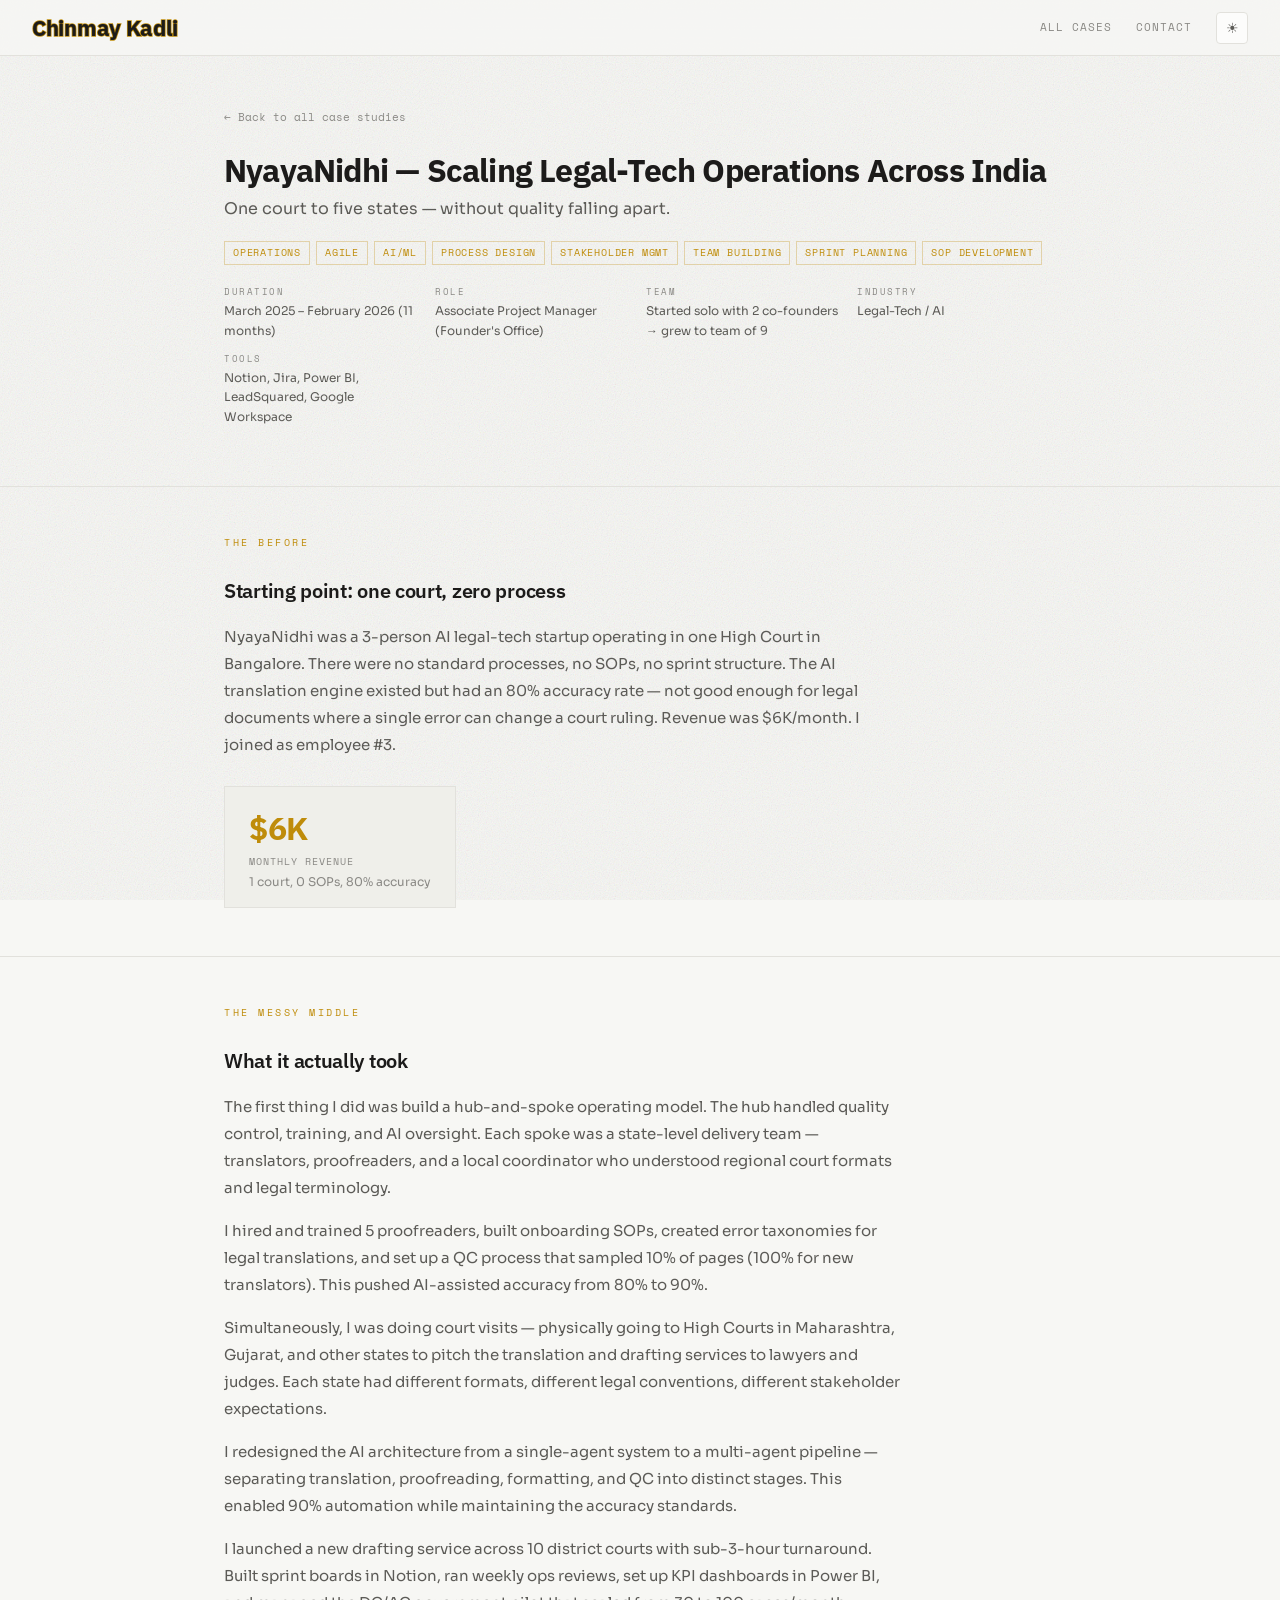
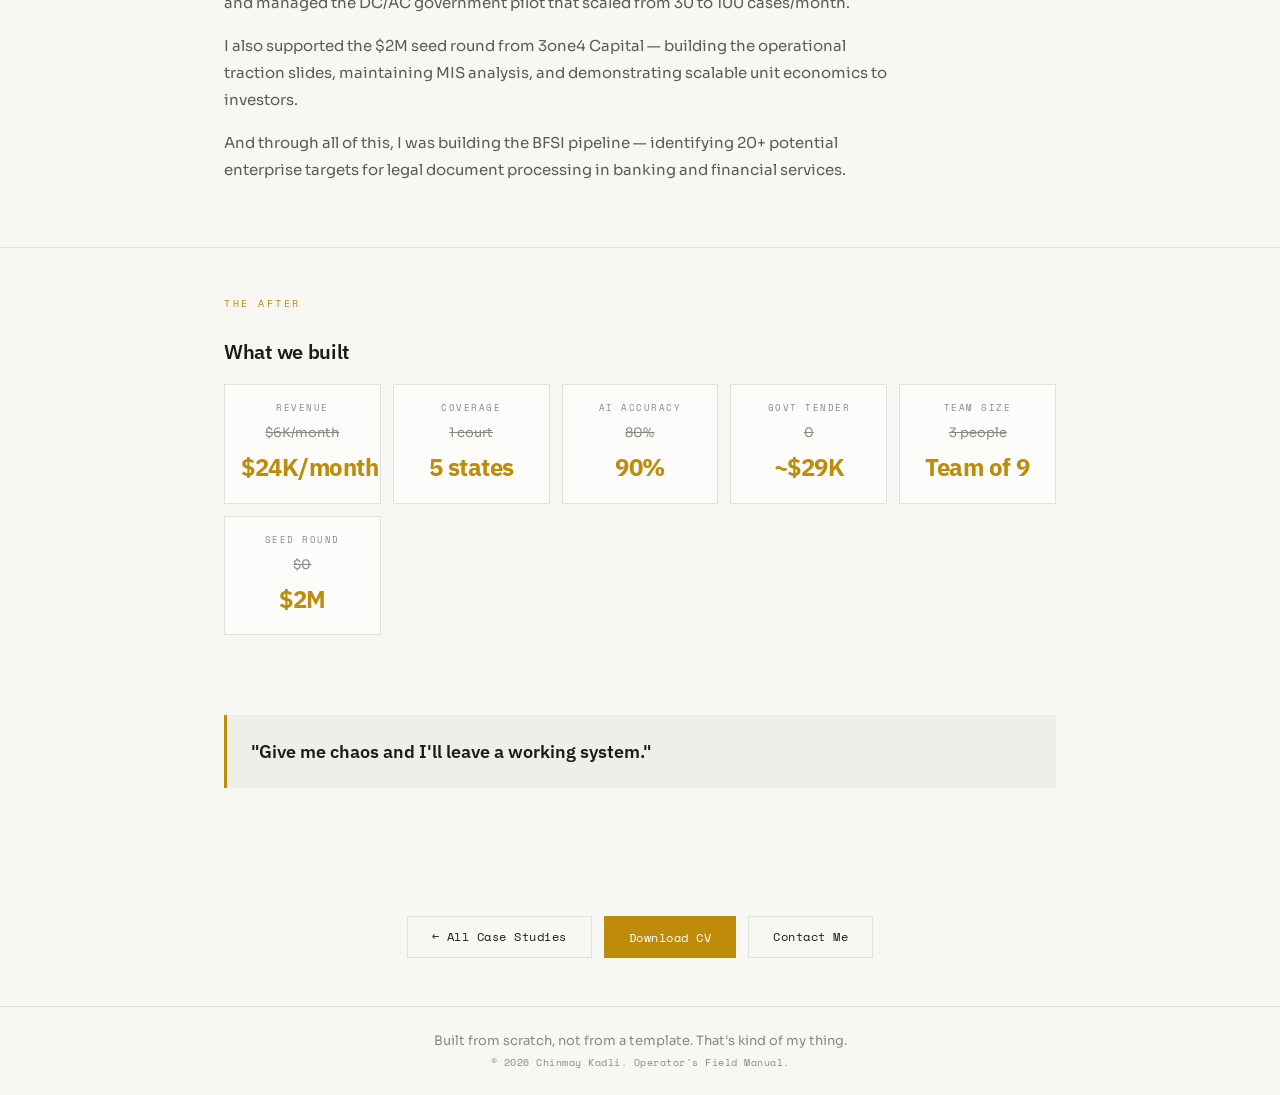
<file: case-study-nn.html>
<!DOCTYPE html>
<html lang="en">
<script defer src="https://cloud.umami.is/script.js" data-website-id="e24d03d6-a9ee-4476-bae3-378e1e219a56"></script>
<head>
<meta charset="UTF-8"><link rel="icon" type="image/svg+xml" href="favicon.svg">
<meta property="og:title" content="NyayaNidhi — One Court to Five States | Chinmay Kadli">
<meta property="og:description" content="How I scaled a legal-tech operation from 1 court to 5 Indian states, grew revenue 4x, and secured a $2M seed round.">
<meta property="og:url" content="https://chinmaykadli.com/case-study-nn">
<meta property="og:type" content="article">
<meta name="twitter:card" content="summary_large_image">
<meta name="viewport" content="width=device-width, initial-scale=1.0">
<title>NyayaNidhi Case Study — Chinmay Kadli</title>
<meta name="description" content="How Chinmay Kadli scaled a legal-tech startup from 1 court to 5 Indian states, growing revenue 4x in 4 months. Operations & Project Manager, Dublin.">
<link rel="canonical" href="https://chinmaykadli.com/case-study-nn">
<script type="application/ld+json">
{
  "@context": "https://schema.org",
  "@type": "Article",
  "headline": "NyayaNidhi — Scaling Legal-Tech Operations Across India",
  "description": "How I scaled a legal-tech operation from 1 court to 5 Indian states, grew revenue 4x, and supported a $2M seed round.",
  "author": { "@type": "Person", "name": "Chinmay BS Kadli", "url": "https://chinmaykadli.com" },
  "datePublished": "2026-03-01",
  "publisher": { "@type": "Person", "name": "Chinmay BS Kadli" }
}
</script>
<link rel="preconnect" href="https://fonts.googleapis.com">
<link rel="preconnect" href="https://fonts.gstatic.com" crossorigin>
<link href="https://fonts.googleapis.com/css2?family=IBM+Plex+Sans:wght@400;500;600;700&family=Sora:wght@300;400;500;600&family=Space+Mono:wght@400;700&display=swap" rel="stylesheet">
<link rel="stylesheet" href="style.css">
<script>try{const t=localStorage.getItem('theme');if(t==='dark'||(!t&&window.matchMedia('(prefers-color-scheme: dark)').matches))document.documentElement.setAttribute('data-theme','dark');}catch(e){}</script>
</head>
<body>
<a class="skip-link" href="#main-content">Skip to content</a>
<div class="scroll-progress" id="scrollProgress"></div>
<nav class="nav" aria-label="Main navigation">
  <a href="index.html" class="nav-brand">Chinmay Kadli</a>
  <div class="nav-right">
    <a href="index.html#cases">All Cases</a>
    <a href="index.html#contact" class="hide-mobile">Contact</a>
    <button class="theme-toggle" id="themeToggle" aria-label="Toggle dark mode" onclick="toggleTheme()">☀</button>
  </div>
</nav>

<main id="main-content">

<section class="cs-hero">
  <div class="container">
    <a href="index.html#cases" class="cs-back">← Back to all case studies</a>
    <h1 class="cs-title">NyayaNidhi — Scaling Legal-Tech Operations Across India</h1>
    <p class="cs-hook">One court to five states — without quality falling apart.</p>
    <div class="case-tags" style="margin-bottom: 20px;">
      <span class="tag-skill">Operations</span>
      <span class="tag-skill">Agile</span>
      <span class="tag-skill">AI/ML</span>
      <span class="tag-skill">Process Design</span>
      <span class="tag-skill">Stakeholder Mgmt</span>
      <span class="tag-skill">Team Building</span>
      <span class="tag-skill">Sprint Planning</span>
      <span class="tag-skill">SOP Development</span>
    </div>
    <div class="cs-meta">
      <div class="cs-meta-item"><strong>Duration</strong>March 2025 – February 2026 (11 months)</div>
      <div class="cs-meta-item"><strong>Role</strong>Associate Project Manager (Founder's Office)</div>
      <div class="cs-meta-item"><strong>Team</strong>Started solo with 2 co-founders → grew to team of 9</div>
      <div class="cs-meta-item"><strong>Industry</strong>Legal-Tech / AI</div>
      <div class="cs-meta-item"><strong>Tools</strong>Notion, Jira, Power BI, LeadSquared, Google Workspace</div>
    </div>
  </div>
</section>

<section class="cs-section">
  <div class="container">
    <div class="section-label">The Before</div>
    <h2 class="cs-section-title">Starting point: one court, zero process</h2>
    <p class="cs-text">NyayaNidhi was a 3-person AI legal-tech startup operating in one High Court in Bangalore. There were no standard processes, no SOPs, no sprint structure. The AI translation engine existed but had an 80% accuracy rate — not good enough for legal documents where a single error can change a court ruling. Revenue was $6K/month. I joined as employee #3.</p>
    <div class="cs-big-metric">
      <div class="bm-value">$6K</div>
      <div class="bm-label">monthly revenue</div>
      <div class="bm-context">1 court, 0 SOPs, 80% accuracy</div>
    </div>
  </div>
</section>

<hr class="section-divider">

<section class="cs-section">
  <div class="container">
    <div class="section-label">The Messy Middle</div>
    <h2 class="cs-section-title">What it actually took</h2>
    <p class="cs-text">The first thing I did was build a hub-and-spoke operating model. The hub handled quality control, training, and AI oversight. Each spoke was a state-level delivery team — translators, proofreaders, and a local coordinator who understood regional court formats and legal terminology.</p>
    <p class="cs-text">I hired and trained 5 proofreaders, built onboarding SOPs, created error taxonomies for legal translations, and set up a QC process that sampled 10% of pages (100% for new translators). This pushed AI-assisted accuracy from 80% to 90%.</p>
    <p class="cs-text">Simultaneously, I was doing court visits — physically going to High Courts in Maharashtra, Gujarat, and other states to pitch the translation and drafting services to lawyers and judges. Each state had different formats, different legal conventions, different stakeholder expectations.</p>
    <p class="cs-text">I redesigned the AI architecture from a single-agent system to a multi-agent pipeline — separating translation, proofreading, formatting, and QC into distinct stages. This enabled 90% automation while maintaining the accuracy standards.</p>
    <p class="cs-text">I launched a new drafting service across 10 district courts with sub-3-hour turnaround. Built sprint boards in Notion, ran weekly ops reviews, set up KPI dashboards in Power BI, and managed the DC/AC government pilot that scaled from 30 to 100 cases/month.</p>
    <p class="cs-text">I also supported the $2M seed round from 3one4 Capital — building the operational traction slides, maintaining MIS analysis, and demonstrating scalable unit economics to investors.</p>
    <p class="cs-text">And through all of this, I was building the BFSI pipeline — identifying 20+ potential enterprise targets for legal document processing in banking and financial services.</p>
  </div>
</section>

<hr class="section-divider">

<section class="cs-section">
  <div class="container">
    <div class="section-label">The After</div>
    <h2 class="cs-section-title">What we built</h2>
    <div class="cs-metrics-grid">
      <div class="cs-metric-pair"><div class="cs-mp-label">Revenue</div><div class="cs-mp-before">$6K/month</div><div class="cs-mp-after">$24K/month</div></div>
      <div class="cs-metric-pair"><div class="cs-mp-label">Coverage</div><div class="cs-mp-before">1 court</div><div class="cs-mp-after">5 states</div></div>
      <div class="cs-metric-pair"><div class="cs-mp-label">AI Accuracy</div><div class="cs-mp-before">80%</div><div class="cs-mp-after">90%</div></div>
      <div class="cs-metric-pair"><div class="cs-mp-label">Govt Tender</div><div class="cs-mp-before">0</div><div class="cs-mp-after">~$29K</div></div>
      <div class="cs-metric-pair"><div class="cs-mp-label">Team Size</div><div class="cs-mp-before">3 people</div><div class="cs-mp-after">Team of 9</div></div>
      <div class="cs-metric-pair"><div class="cs-mp-label">Seed Round</div><div class="cs-mp-before">$0</div><div class="cs-mp-after">$2M</div></div>
    </div>
  </div>
</section>

<section class="cs-section" style="padding-top: 0;">
  <div class="container">
    <div class="cs-takeaway">"Give me chaos and I'll leave a working system."</div>
  </div>
</section>

</main>

<section class="peak-end" style="padding: 48px 0;">
  <div class="container">
    <div class="hero-cta">
      <a href="index.html#cases" class="btn-secondary">← All Case Studies</a>
      <button class="btn-primary" onclick="openModal()">Download CV</button>
      <a href="index.html#contact" class="btn-secondary">Contact Me</a>
    </div>
  </div>
</section>

<footer class="footer">
  <div class="container">
    <p class="footer-line">Built from scratch, not from a template. That's kind of my thing.</p>
    <p class="footer-copy">© 2026 Chinmay Kadli. Operator's Field Manual.</p>
  </div>
</footer>

<div class="modal-overlay" id="cvModal" role="dialog" aria-modal="true" aria-labelledby="modalTitle" aria-describedby="modalSubtitle" aria-hidden="true" onclick="closeModal(event)">
  <div class="modal" onclick="event.stopPropagation()">
    <div class="modal-title" id="modalTitle">Download my CV</div>
    <div class="modal-subtitle" id="modalSubtitle">What role are you considering me for?</div>
    <button class="modal-option" onclick="downloadCV('pm')"><div class="opt-title">Project Management</div><div class="opt-desc">PM, Associate PM, Junior PM roles</div></button>
    <button class="modal-option" onclick="downloadCV('ops')"><div class="opt-title">Operations</div><div class="opt-desc">Operations Associate, Coordinator, Analyst roles</div></button>
    <button class="modal-option" onclick="downloadCV('strategy')"><div class="opt-title">Strategy & Operations</div><div class="opt-desc">Strategy, consulting, cross-functional roles</div></button>
    <button class="modal-option" onclick="downloadCV('founders')"><div class="opt-title">Founder's Office / Chief of Staff</div><div class="opt-desc">Startup, scale-up, founder-adjacent roles</div></button>
    <button class="modal-close" onclick="closeModal()">Close · Press Esc</button>
  </div>
</div>

<script src="content.js"></script>
<script src="main.js"></script>
<script src="tracking.js"></script>
<script src="konami.js"></script>
</body>
</html>
</file>
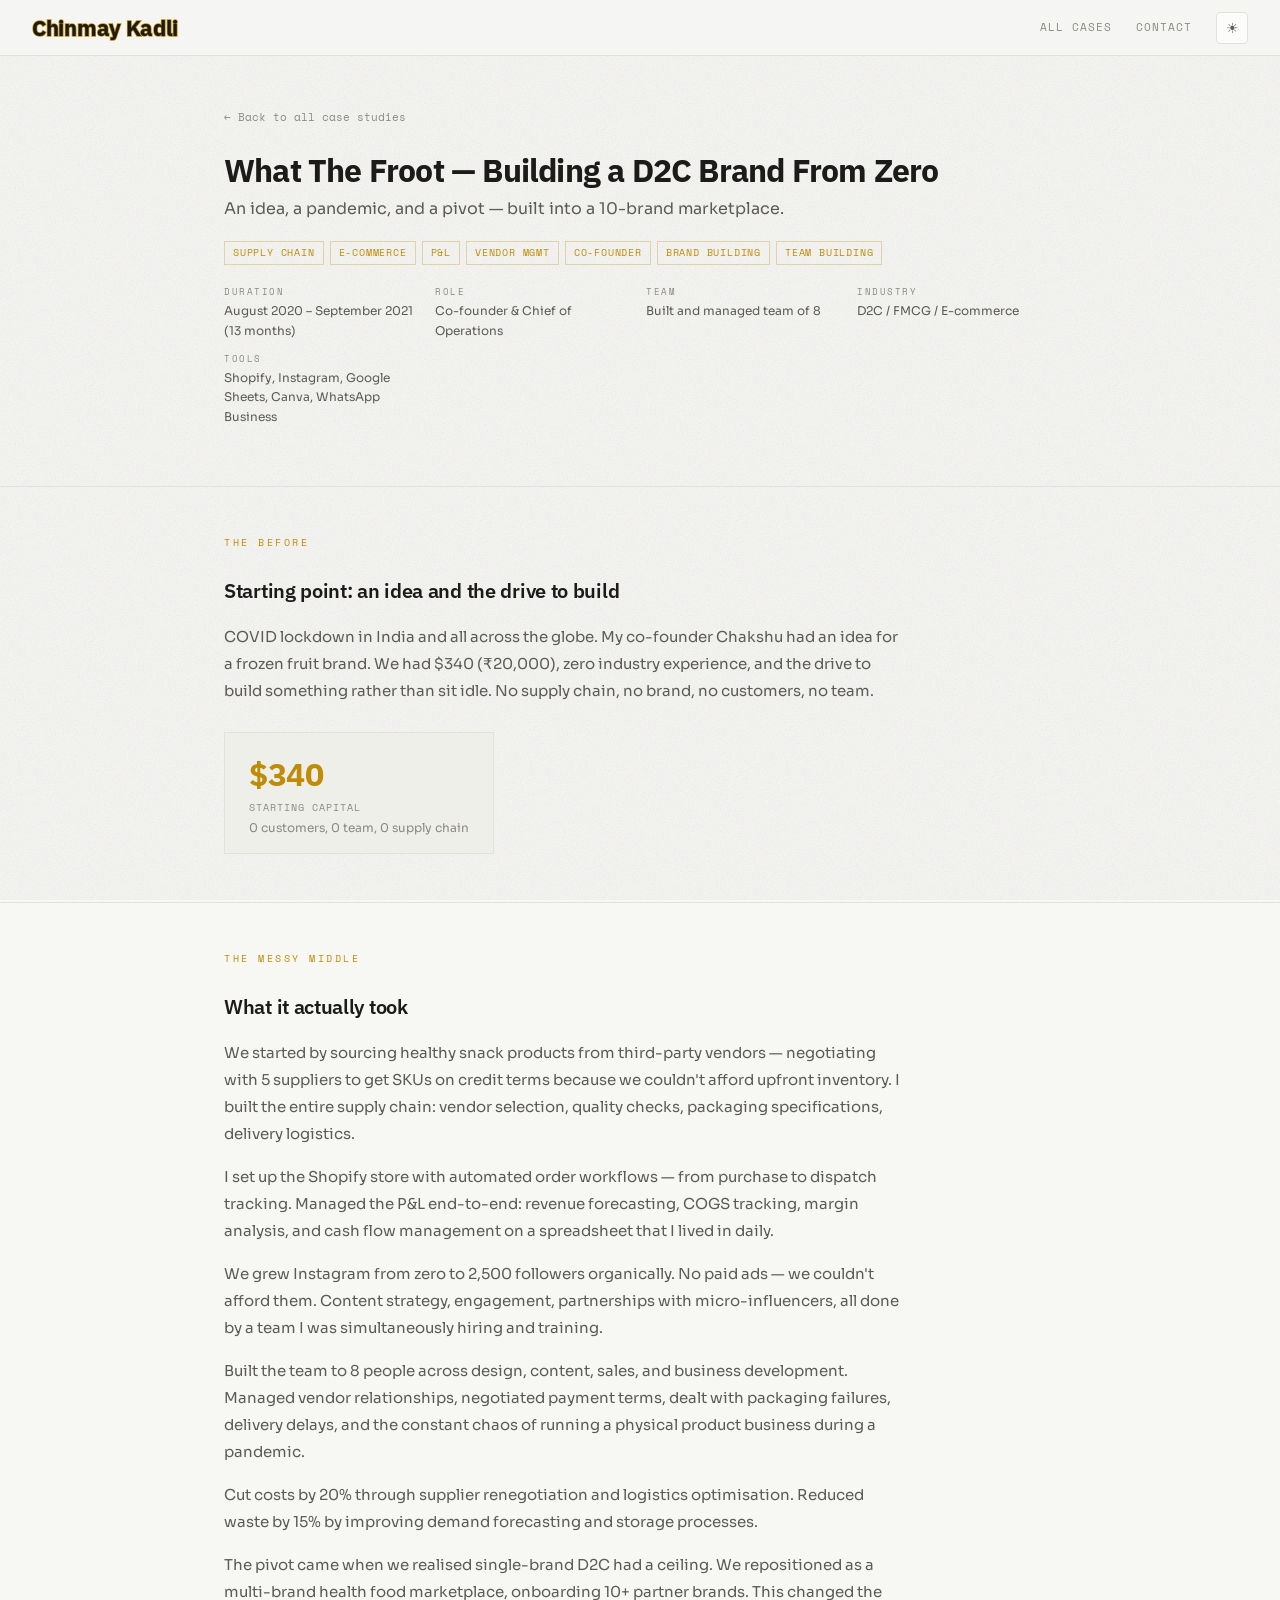
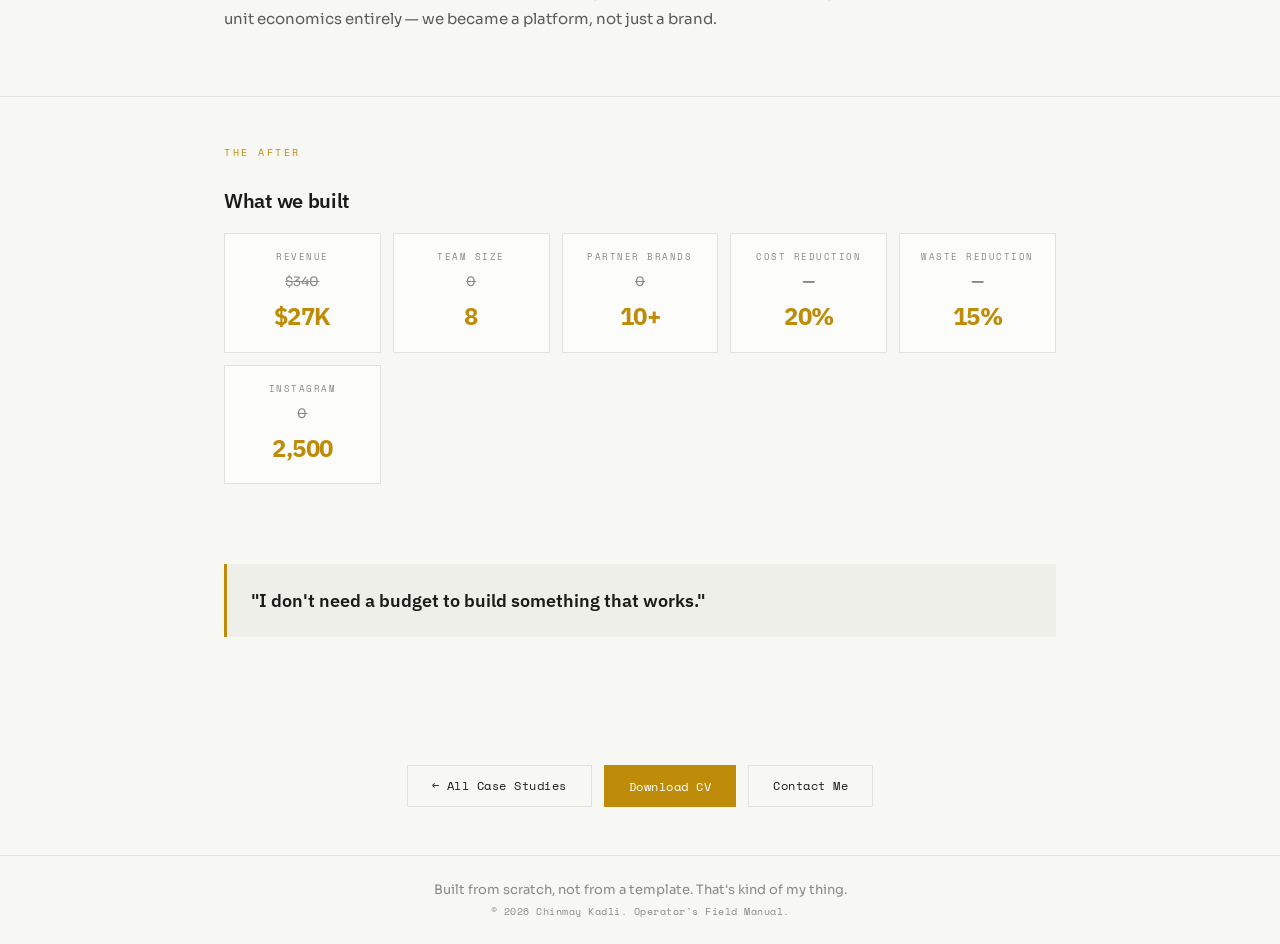
<file: case-study-wtf.html>
<!DOCTYPE html>
<html lang="en">
<script defer src="https://cloud.umami.is/script.js" data-website-id="e24d03d6-a9ee-4476-bae3-378e1e219a56"></script>
<head>
<meta charset="UTF-8"><link rel="icon" type="image/svg+xml" href="favicon.svg">
<meta property="og:title" content="What The Froot — Building a D2C Brand From Zero | Chinmay Kadli">
<meta property="og:description" content="Co-founded a D2C health food brand during COVID with $340. Cut costs 20%, pivoted to a 10-brand marketplace.">
<meta property="og:url" content="https://chinmaykadli.com/case-study-wtf">
<meta property="og:type" content="article">
<meta name="twitter:card" content="summary_large_image">
<meta name="viewport" content="width=device-width, initial-scale=1.0">
<title>What The Froot Case Study — Chinmay Kadli</title>
<meta name="description" content="How Chinmay Kadli co-founded a D2C food brand from $340 into a 10-brand marketplace during COVID. Operations & Project Manager, Dublin.">
<link rel="canonical" href="https://chinmaykadli.com/case-study-wtf">
<script type="application/ld+json">
{
  "@context": "https://schema.org",
  "@type": "Article",
  "headline": "What The Froot — Building a D2C Brand From Zero",
  "description": "Co-founded a D2C health food brand during COVID with $340, cut costs 20%, and pivoted to a 10-brand marketplace.",
  "author": { "@type": "Person", "name": "Chinmay BS Kadli", "url": "https://chinmaykadli.com" },
  "datePublished": "2026-03-01",
  "publisher": { "@type": "Person", "name": "Chinmay BS Kadli" }
}
</script>
<link rel="preconnect" href="https://fonts.googleapis.com">
<link rel="preconnect" href="https://fonts.gstatic.com" crossorigin>
<link href="https://fonts.googleapis.com/css2?family=IBM+Plex+Sans:wght@400;500;600;700&family=Sora:wght@300;400;500;600&family=Space+Mono:wght@400;700&display=swap" rel="stylesheet">
<link rel="stylesheet" href="style.css">
<script>try{const t=localStorage.getItem('theme');if(t==='dark'||(!t&&window.matchMedia('(prefers-color-scheme: dark)').matches))document.documentElement.setAttribute('data-theme','dark');}catch(e){}</script>
</head>
<body>
<a class="skip-link" href="#main-content">Skip to content</a>
<div class="scroll-progress" id="scrollProgress"></div>
<nav class="nav" aria-label="Main navigation">
  <a href="index.html" class="nav-brand">Chinmay Kadli</a>
  <div class="nav-right">
    <a href="index.html#cases">All Cases</a>
    <a href="index.html#contact" class="hide-mobile">Contact</a>
    <button class="theme-toggle" id="themeToggle" aria-label="Toggle dark mode" onclick="toggleTheme()">☀</button>
  </div>
</nav>

<main id="main-content">

<section class="cs-hero">
  <div class="container">
    <a href="index.html#cases" class="cs-back">← Back to all case studies</a>
    <h1 class="cs-title">What The Froot — Building a D2C Brand From Zero</h1>
    <p class="cs-hook">An idea, a pandemic, and a pivot — built into a 10-brand marketplace.</p>
    <div class="case-tags" style="margin-bottom: 20px;">
      <span class="tag-skill">Supply Chain</span>
      <span class="tag-skill">E-commerce</span>
      <span class="tag-skill">P&L</span>
      <span class="tag-skill">Vendor Mgmt</span>
      <span class="tag-skill">Co-founder</span>
      <span class="tag-skill">Brand Building</span>
      <span class="tag-skill">Team Building</span>
    </div>
    <div class="cs-meta">
      <div class="cs-meta-item"><strong>Duration</strong>August 2020 – September 2021 (13 months)</div>
      <div class="cs-meta-item"><strong>Role</strong>Co-founder & Chief of Operations</div>
      <div class="cs-meta-item"><strong>Team</strong>Built and managed team of 8</div>
      <div class="cs-meta-item"><strong>Industry</strong>D2C / FMCG / E-commerce</div>
      <div class="cs-meta-item"><strong>Tools</strong>Shopify, Instagram, Google Sheets, Canva, WhatsApp Business</div>
    </div>
  </div>
</section>

<section class="cs-section">
  <div class="container">
    <div class="section-label">The Before</div>
    <h2 class="cs-section-title">Starting point: an idea and the drive to build</h2>
    <p class="cs-text">COVID lockdown in India and all across the globe. My co-founder Chakshu had an idea for a frozen fruit brand. We had $340 (₹20,000), zero industry experience, and the drive to build something rather than sit idle. No supply chain, no brand, no customers, no team.</p>
    <div class="cs-big-metric">
      <div class="bm-value">$340</div>
      <div class="bm-label">starting capital</div>
      <div class="bm-context">0 customers, 0 team, 0 supply chain</div>
    </div>
  </div>
</section>

<hr class="section-divider">

<section class="cs-section">
  <div class="container">
    <div class="section-label">The Messy Middle</div>
    <h2 class="cs-section-title">What it actually took</h2>
    <p class="cs-text">We started by sourcing healthy snack products from third-party vendors — negotiating with 5 suppliers to get SKUs on credit terms because we couldn't afford upfront inventory. I built the entire supply chain: vendor selection, quality checks, packaging specifications, delivery logistics.</p>
    <p class="cs-text">I set up the Shopify store with automated order workflows — from purchase to dispatch tracking. Managed the P&L end-to-end: revenue forecasting, COGS tracking, margin analysis, and cash flow management on a spreadsheet that I lived in daily.</p>
    <p class="cs-text">We grew Instagram from zero to 2,500 followers organically. No paid ads — we couldn't afford them. Content strategy, engagement, partnerships with micro-influencers, all done by a team I was simultaneously hiring and training.</p>
    <p class="cs-text">Built the team to 8 people across design, content, sales, and business development. Managed vendor relationships, negotiated payment terms, dealt with packaging failures, delivery delays, and the constant chaos of running a physical product business during a pandemic.</p>
    <p class="cs-text">Cut costs by 20% through supplier renegotiation and logistics optimisation. Reduced waste by 15% by improving demand forecasting and storage processes.</p>
    <p class="cs-text">The pivot came when we realised single-brand D2C had a ceiling. We repositioned as a multi-brand health food marketplace, onboarding 10+ partner brands. This changed the unit economics entirely — we became a platform, not just a brand.</p>
  </div>
</section>

<hr class="section-divider">

<section class="cs-section">
  <div class="container">
    <div class="section-label">The After</div>
    <h2 class="cs-section-title">What we built</h2>
    <div class="cs-metrics-grid">
      <div class="cs-metric-pair"><div class="cs-mp-label">Revenue</div><div class="cs-mp-before">$340</div><div class="cs-mp-after">$27K</div></div>
      <div class="cs-metric-pair"><div class="cs-mp-label">Team Size</div><div class="cs-mp-before">0</div><div class="cs-mp-after">8</div></div>
      <div class="cs-metric-pair"><div class="cs-mp-label">Partner Brands</div><div class="cs-mp-before">0</div><div class="cs-mp-after">10+</div></div>
      <div class="cs-metric-pair"><div class="cs-mp-label">Cost Reduction</div><div class="cs-mp-before">—</div><div class="cs-mp-after">20%</div></div>
      <div class="cs-metric-pair"><div class="cs-mp-label">Waste Reduction</div><div class="cs-mp-before">—</div><div class="cs-mp-after">15%</div></div>
      <div class="cs-metric-pair"><div class="cs-mp-label">Instagram</div><div class="cs-mp-before">0</div><div class="cs-mp-after">2,500</div></div>
    </div>
  </div>
</section>

<section class="cs-section" style="padding-top: 0;">
  <div class="container">
    <div class="cs-takeaway">"I don't need a budget to build something that works."</div>
  </div>
</section>

</main>

<section class="peak-end" style="padding: 48px 0;">
  <div class="container">
    <div class="hero-cta">
      <a href="index.html#cases" class="btn-secondary">← All Case Studies</a>
      <button class="btn-primary" onclick="openModal()">Download CV</button>
      <a href="index.html#contact" class="btn-secondary">Contact Me</a>
    </div>
  </div>
</section>

<footer class="footer">
  <div class="container">
    <p class="footer-line">Built from scratch, not from a template. That's kind of my thing.</p>
    <p class="footer-copy">© 2026 Chinmay Kadli. Operator's Field Manual.</p>
  </div>
</footer>

<div class="modal-overlay" id="cvModal" role="dialog" aria-modal="true" aria-labelledby="modalTitle" aria-describedby="modalSubtitle" aria-hidden="true" onclick="closeModal(event)">
  <div class="modal" onclick="event.stopPropagation()">
    <div class="modal-title" id="modalTitle">Download my CV</div>
    <div class="modal-subtitle" id="modalSubtitle">What role are you considering me for?</div>
    <button class="modal-option" onclick="downloadCV('pm')"><div class="opt-title">Project Management</div><div class="opt-desc">PM, Associate PM, Junior PM roles</div></button>
    <button class="modal-option" onclick="downloadCV('ops')"><div class="opt-title">Operations</div><div class="opt-desc">Operations Associate, Coordinator, Analyst roles</div></button>
    <button class="modal-option" onclick="downloadCV('strategy')"><div class="opt-title">Strategy & Operations</div><div class="opt-desc">Strategy, consulting, cross-functional roles</div></button>
    <button class="modal-option" onclick="downloadCV('founders')"><div class="opt-title">Founder's Office / Chief of Staff</div><div class="opt-desc">Startup, scale-up, founder-adjacent roles</div></button>
    <button class="modal-close" onclick="closeModal()">Close · Press Esc</button>
  </div>
</div>

<script src="content.js"></script>
<script src="main.js"></script>
<script src="tracking.js"></script>
</body>
</html>
</file>
<file: style.css>
/* ===== CHINMAY KADLI PORTFOLIO — STYLE.CSS =====
   Design System: Hybrid Font + Classic Gold/Rust + Noise Grain
   ========================================================== */

/* ===== TOKENS ===== */
:root {
  --bg: #F7F7F4;
  --bg2: #EFEFEA;
  --card: #FCFCFB;
  --text: #1C1B1A;
  --text2: #5C5B57;
  --text3: #8A8985;
  --border: #E2E1DC;
  --accent: #BF8C0A;
  --accent-soft: rgba(191,140,10,0.07);
  --accent-border: rgba(191,140,10,0.3);
  --accent-glow: rgba(191,140,10,0.12);
  --success: #2D7A56;
  --info: #3D6385;
  --shadow-sm: 0 1px 3px rgba(0,0,0,0.04);
  --shadow-md: 0 4px 12px rgba(0,0,0,0.07);
  --shadow-lg: 0 8px 24px rgba(0,0,0,0.1);
  --noise-opacity: 0.40;
  --focus-ring: 0 0 0 2px var(--bg), 0 0 0 4px var(--accent);
}
[data-theme="dark"] {
  --bg: #121212;
  --bg2: #1A1A1A;
  --card: #1E1E1E;
  --text: #F0F0F0;
  --text2: #A3A3A3;
  --text3: #737373;
  --border: #2C2C2C;
  --accent: #E06A46;
  --accent-soft: rgba(224,106,70,0.07);
  --accent-border: rgba(224,106,70,0.3);
  --accent-glow: rgba(224,106,70,0.12);
  --success: #4E9B79;
  --info: #6C8EAD;
  --shadow-sm: 0 1px 3px rgba(0,0,0,0.2);
  --shadow-md: 0 4px 12px rgba(0,0,0,0.25);
  --shadow-lg: 0 8px 24px rgba(0,0,0,0.3);
  --noise-opacity: 0.15;
  --focus-ring: 0 0 0 2px var(--bg), 0 0 0 4px var(--accent);
}

/* ===== RESET ===== */
*, *::before, *::after { margin: 0; padding: 0; box-sizing: border-box; }
html { scroll-behavior: smooth; }
body {
  background: var(--bg);
  color: var(--text);
  font-family: 'Sora', sans-serif;
  font-size: 15px;
  line-height: 1.6;
  transition: background 0.2s, color 0.2s;
  -webkit-font-smoothing: antialiased;
  -moz-osx-font-smoothing: grayscale;
  position: relative;
}

/* ===== SKIP LINK ===== */
.skip-link {
  position: absolute;
  top: -100px;
  left: 16px;
  background: var(--accent);
  color: #fff;
  padding: 8px 16px;
  font-family: 'Space Mono', monospace;
  font-size: 12px;
  text-decoration: none;
  z-index: 999;
  border-radius: 0 0 4px 4px;
  transition: top 0.15s;
}
.skip-link:focus {
  top: 0;
}

/* ===== FOCUS RINGS ===== */
:focus-visible {
  outline: none;
  box-shadow: var(--focus-ring);
}
a:focus-visible,
button:focus-visible {
  outline: none;
  box-shadow: var(--focus-ring);
  border-radius: 2px;
}

/* ===== NOISE GRAIN TEXTURE ===== */
body::after {
  content: '';
  position: fixed;
  inset: 0;
  z-index: 0;
  pointer-events: none;
  opacity: var(--noise-opacity);
  background-image: url("data:image/svg+xml,%3Csvg viewBox='0 0 256 256' xmlns='http://www.w3.org/2000/svg'%3E%3Cfilter id='n'%3E%3CfeTurbulence type='fractalNoise' baseFrequency='0.85' numOctaves='4' stitchTiles='stitch'/%3E%3C/filter%3E%3Crect width='100%25' height='100%25' filter='url(%23n)' opacity='0.5'/%3E%3C/svg%3E");
  background-repeat: repeat;
  background-size: 256px 256px;
}
body > * { position: relative; z-index: 1; }

/* ===== SELECTION ===== */
::selection { background: var(--accent-glow); color: var(--text); }

/* ===== SCROLL PROGRESS ===== */
.scroll-progress {
  position: fixed;
  top: 56px;
  left: 0;
  height: 2px;
  background: var(--accent);
  z-index: 99;
  width: 0%;
  transition: width 0.1s;
}

/* ===== NAV ===== */
.nav {
  position: sticky;
  top: 0;
  z-index: 100;
  border-bottom: 1px solid var(--border);
  padding: 0 32px;
  height: 56px;
  display: flex;
  align-items: center;
  justify-content: space-between;
  backdrop-filter: blur(16px);
  -webkit-backdrop-filter: blur(16px);
  background: color-mix(in srgb, var(--bg) 80%, transparent);
}
.nav-brand {
  font-family: 'IBM Plex Sans', sans-serif;
  font-weight: 700;
  font-size: 22px;
  text-decoration: none;
  letter-spacing: -0.3px;
  color: var(--text);
  paint-order: stroke fill;
  -webkit-text-stroke: 1.5px var(--accent);
}
.nav-right {
  display: flex;
  align-items: center;
  gap: 24px;
}
.nav-right a {
  font-family: 'Space Mono', monospace;
  font-size: 11px;
  text-transform: uppercase;
  letter-spacing: 1px;
  color: var(--text3);
  text-decoration: none;
  transition: color 0.15s;
}
.nav-right a:hover { color: var(--accent); }
.theme-toggle {
  width: 32px; height: 32px;
  border: 1px solid var(--border);
  border-radius: 4px;
  background: var(--card);
  color: var(--text2);
  cursor: pointer;
  display: flex;
  align-items: center;
  justify-content: center;
  font-size: 14px;
  transition: border-color 0.15s;
}
.theme-toggle:hover { border-color: var(--accent); }

/* ===== LAYOUT ===== */
.container { max-width: 880px; margin: 0 auto; padding: 0 24px; }
.section { padding: 64px 0; }
.section-label {
  font-family: 'Space Mono', monospace;
  font-size: 10px;
  text-transform: uppercase;
  letter-spacing: 2.5px;
  color: var(--accent);
  margin-bottom: 24px;
}
.section-divider { border: none; border-top: 1px solid var(--border); margin: 0; }

/* ===== BUTTONS ===== */
.btn-primary {
  font-family: 'Space Mono', monospace;
  font-size: 12px;
  letter-spacing: 0.5px;
  padding: 10px 24px;
  background: var(--accent);
  color: #fff;
  border: 1px solid var(--accent);
  cursor: pointer;
  transition: all 0.15s;
  text-decoration: none;
  display: inline-block;
}
.btn-primary:hover { opacity: 0.9; transform: translateY(-1px); }
.btn-secondary {
  font-family: 'Space Mono', monospace;
  font-size: 12px;
  letter-spacing: 0.5px;
  padding: 10px 24px;
  background: transparent;
  color: var(--text);
  border: 1px solid var(--border);
  cursor: pointer;
  transition: all 0.15s;
  text-decoration: none;
  display: inline-block;
}
.btn-secondary:hover { border-color: var(--accent); color: var(--accent); }

/* ===== HERO ===== */
.hero { padding: 48px 0 64px; text-align: center; }
.hero-speed { margin-bottom: 40px; }
.speed-toggle {
  display: inline-flex;
  background: var(--bg2);
  border: 1px solid var(--accent-border);
  border-radius: 6px;
  padding: 3px;
}
.speed-btn {
  font-family: 'Space Mono', monospace;
  font-size: 11px;
  padding: 7px 16px;
  border: none;
  background: transparent;
  color: var(--text3);
  cursor: pointer;
  border-radius: 4px;
  transition: all 0.2s cubic-bezier(0.25, 1, 0.5, 1);
}
.speed-btn.active {
  background: var(--accent);
  color: #fff;
  box-shadow: 0 1px 4px rgba(0,0,0,0.12);
}
.hero-name {
  font-family: 'IBM Plex Sans', sans-serif;
  font-weight: 700;
  font-size: 48px;
  letter-spacing: -1.5px;
  color: var(--text);
  margin-bottom: 8px;
}
.hero-role {
  font-family: 'Space Mono', monospace;
  font-size: 13px;
  text-transform: uppercase;
  letter-spacing: 1.5px;
  color: var(--text2);
  margin-bottom: 32px;
}
.hero-tagline {
  font-family: 'IBM Plex Sans', sans-serif;
  font-weight: 600;
  font-size: 26px;
  letter-spacing: -0.3px;
  color: var(--text);
  max-width: 540px;
  margin: 0 auto 12px;
  line-height: 1.35;
}
.hero-anchor {
  font-family: 'Sora', sans-serif;
  font-size: 14px;
  color: var(--text2);
  margin-bottom: 32px;
  letter-spacing: 0.3px;
}
.hero-anchor span { color: var(--accent); margin: 0 8px; }
.hero-stamp {
  display: inline-block;
  font-family: 'Space Mono', monospace;
  font-size: 10px;
  text-transform: uppercase;
  letter-spacing: 1.5px;
  padding: 6px 16px;
  border: 1px solid var(--accent-border);
  color: var(--accent);
  margin-bottom: 32px;
}
.hero-cta {
  display: flex;
  gap: 12px;
  justify-content: center;
  flex-wrap: wrap;
}

/* ===== METRICS ===== */
.metrics-grid {
  display: grid;
  grid-template-columns: repeat(4, 1fr);
  gap: 16px;
}
.metric-card {
  background: var(--card);
  border: 1px solid var(--border);
  padding: 28px 16px;
  text-align: center;
  box-shadow: var(--shadow-sm);
  transition: transform 0.2s cubic-bezier(0.25, 1, 0.5, 1), box-shadow 0.2s, border-color 0.2s;
  cursor: default;
}
.metric-card:hover {
  transform: translateY(-3px);
  box-shadow: var(--shadow-md);
  border-color: var(--accent);
}
.metric-label {
  font-family: 'Space Mono', monospace;
  font-size: 10px;
  text-transform: uppercase;
  letter-spacing: 1.5px;
  color: var(--text3);
  margin-bottom: 8px;
}
.metric-value {
  font-family: 'IBM Plex Sans', sans-serif;
  font-weight: 700;
  font-size: 40px;
  letter-spacing: -1px;
  color: var(--text);
  line-height: 1.1;
}
.metric-context {
  font-family: 'Space Mono', monospace;
  font-size: 10px;
  color: var(--success);
  margin-top: 6px;
}

/* ===== PROOF WALL ===== */
.proof-wall {
  display: grid;
  grid-template-columns: repeat(3, 1fr);
  gap: 1px;
  background: var(--border);
  border: 1px solid var(--border);
}
.proof-cell { background: var(--card); padding: 24px; }
.proof-label {
  font-family: 'Space Mono', monospace;
  font-size: 10px;
  text-transform: uppercase;
  letter-spacing: 1.5px;
  color: var(--accent);
  margin-bottom: 12px;
}
.proof-before {
  font-size: 13px;
  color: var(--text2);
  margin-bottom: 10px;
  line-height: 1.5;
}
.proof-arrow {
  font-family: 'Space Mono', monospace;
  font-size: 11px;
  color: var(--accent);
  letter-spacing: 2px;
  display: block;
  margin-bottom: 10px;
}
.proof-after {
  font-weight: 600;
  font-size: 14px;
  line-height: 1.5;
}
.proof-after .hl { color: var(--accent); }

/* ===== ABOUT ===== */
.about-content { max-width: 660px; }
.about-text {
  font-size: 15px;
  line-height: 1.8;
  color: var(--text2);
  margin-bottom: 12px;
}
.about-text strong { color: var(--text); font-weight: 600; }

/* ===== CASE STUDY CARDS ===== */
.case-cards { display: flex; flex-direction: column; gap: 16px; }
.case-card {
  background: var(--card);
  border: 1px solid var(--border);
  border-left: 3px solid var(--accent);
  padding: 28px 28px 24px;
  cursor: pointer;
  transition: border-color 0.2s, box-shadow 0.2s, transform 0.15s;
  position: relative;
  box-shadow: var(--shadow-sm);
  text-decoration: none;
  color: inherit;
  display: block;
}
.case-card:hover {
  border-color: var(--accent);
  box-shadow: var(--shadow-md);
  transform: translateX(4px);
}
.case-ref {
  font-family: 'Space Mono', monospace;
  font-size: 10px;
  color: var(--text3);
  position: absolute;
  top: 12px;
  right: 16px;
}
.case-hook {
  font-family: 'Sora', sans-serif;
  font-weight: 600;
  font-size: 17px;
  margin-bottom: 10px;
  padding-right: 80px;
  line-height: 1.4;
}
.case-tags { display: flex; gap: 6px; flex-wrap: wrap; margin-bottom: 12px; }
.tag-skill {
  font-family: 'Space Mono', monospace;
  font-size: 10px;
  text-transform: uppercase;
  letter-spacing: 0.8px;
  padding: 3px 8px;
  border: 1px solid var(--accent-border);
  color: var(--accent);
}
.tag-meta {
  font-family: 'Space Mono', monospace;
  font-size: 10px;
  letter-spacing: 0.5px;
  padding: 3px 8px;
  border: 1px solid var(--border);
  color: var(--text2);
}
.case-desc {
  font-size: 14px;
  color: var(--text2);
  line-height: 1.65;
  margin-bottom: 14px;
}
.case-link {
  font-family: 'Space Mono', monospace;
  font-size: 11px;
  color: var(--accent);
  text-decoration: none;
  letter-spacing: 0.5px;
  transition: letter-spacing 0.2s;
}
.case-card:hover .case-link { letter-spacing: 1px; }

/* ===== DUBLIN FIT MATRIX ===== */
.matrix-table {
  width: 100%;
  border-collapse: collapse;
  font-size: 13px;
}
.matrix-table thead th {
  font-family: 'Space Mono', monospace;
  font-size: 10px;
  text-transform: uppercase;
  letter-spacing: 1.5px;
  color: var(--text3);
  text-align: left;
  padding: 12px 16px;
  border-bottom: 2px solid var(--accent);
  background: var(--bg2);
}
.matrix-table tbody td {
  padding: 16px;
  border-bottom: 1px solid var(--border);
  vertical-align: top;
  line-height: 1.6;
  color: var(--text2);
}
.matrix-table tbody td:first-child {
  font-weight: 600;
  color: var(--text);
  white-space: nowrap;
}
.matrix-table tbody tr:hover { background: var(--accent-soft); }
.matrix-table tbody tr:last-child td { border-bottom: none; }

/* ===== CONTACT ===== */
.contact-text h3 {
  font-family: 'IBM Plex Sans', sans-serif;
  font-weight: 600;
  font-size: 22px;
  margin-bottom: 12px;
  letter-spacing: -0.3px;
}
.contact-text p {
  font-size: 14px;
  color: var(--text2);
  line-height: 1.7;
  margin-bottom: 20px;
}
.contact-links { display: flex; flex-direction: column; gap: 8px; }
.contact-link {
  font-family: 'Space Mono', monospace;
  font-size: 12px;
  color: var(--accent);
  text-decoration: none;
  transition: letter-spacing 0.15s;
}
.contact-link:hover { letter-spacing: 0.5px; }

/* ===== PEAK END ===== */
.peak-end { text-align: center; padding: 80px 0; }
.peak-statement {
  font-family: 'IBM Plex Sans', sans-serif;
  font-weight: 600;
  font-size: 28px;
  letter-spacing: -0.5px;
  max-width: 560px;
  margin: 0 auto 12px;
  line-height: 1.4;
}
.peak-sub {
  font-size: 15px;
  color: var(--text2);
  max-width: 480px;
  margin: 0 auto 32px;
  line-height: 1.6;
}

/* ===== FOOTER ===== */
.footer {
  border-top: 1px solid var(--border);
  padding: 24px 0;
  text-align: center;
}
.footer-line { font-size: 13px; color: var(--text3); margin-bottom: 4px; }
.footer-copy {
  font-family: 'Space Mono', monospace;
  font-size: 10px;
  color: var(--text3);
  letter-spacing: 0.5px;
}

/* ===== CV MODAL ===== */
.modal-overlay {
  display: none;
  position: fixed;
  inset: 0;
  background: rgba(0,0,0,0.5);
  backdrop-filter: blur(4px);
  z-index: 200;
  align-items: center;
  justify-content: center;
}
.modal-overlay.open { display: flex; }
.modal {
  background: var(--card);
  border: 1px solid var(--border);
  padding: 32px;
  max-width: 440px;
  width: 90%;
  box-shadow: var(--shadow-lg);
}
.modal-title {
  font-family: 'IBM Plex Sans', sans-serif;
  font-weight: 600;
  font-size: 18px;
  margin-bottom: 8px;
}
.modal-subtitle {
  font-size: 13px;
  color: var(--text2);
  margin-bottom: 24px;
}
.modal-option {
  display: block;
  width: 100%;
  text-align: left;
  font-family: 'Sora', sans-serif;
  font-size: 14px;
  padding: 14px 16px;
  border: 1px solid var(--border);
  background: var(--card);
  color: var(--text);
  cursor: pointer;
  margin-bottom: 8px;
  transition: all 0.15s;
}
.modal-option:hover {
  border-color: var(--accent);
  background: var(--accent-soft);
}
.modal-option .opt-title { font-weight: 600; margin-bottom: 2px; }
.modal-option .opt-desc { font-size: 12px; color: var(--text3); }
.modal-close {
  font-family: 'Space Mono', monospace;
  font-size: 11px;
  color: var(--text3);
  background: none;
  border: none;
  cursor: pointer;
  margin-top: 16px;
  transition: color 0.15s;
}
.modal-close:hover { color: var(--accent); }

/* ===== CASE STUDY PAGES ===== */
.cs-hero {
  padding: 48px 0 40px;
  border-bottom: 1px solid var(--border);
}
.cs-back {
  font-family: 'Space Mono', monospace;
  font-size: 11px;
  color: var(--text3);
  text-decoration: none;
  display: inline-block;
  margin-bottom: 24px;
  transition: color 0.15s;
}
.cs-back:hover { color: var(--accent); }
.cs-title {
  font-family: 'IBM Plex Sans', sans-serif;
  font-weight: 700;
  font-size: 32px;
  letter-spacing: -0.8px;
  margin-bottom: 8px;
  line-height: 1.2;
}
.cs-hook {
  font-size: 16px;
  color: var(--text2);
  margin-bottom: 20px;
  line-height: 1.5;
}
.cs-meta {
  display: grid;
  grid-template-columns: repeat(auto-fit, minmax(160px, 1fr));
  gap: 12px;
  margin-bottom: 20px;
}
.cs-meta-item {
  font-size: 12px;
  color: var(--text2);
}
.cs-meta-item strong {
  display: block;
  font-family: 'Space Mono', monospace;
  font-size: 9px;
  text-transform: uppercase;
  letter-spacing: 1.5px;
  color: var(--text3);
  margin-bottom: 2px;
  font-weight: 400;
}
.cs-section {
  padding: 48px 0;
}
.cs-section-title {
  font-family: 'IBM Plex Sans', sans-serif;
  font-weight: 600;
  font-size: 20px;
  letter-spacing: -0.3px;
  margin-bottom: 16px;
}
.cs-text {
  font-size: 15px;
  color: var(--text2);
  line-height: 1.8;
  margin-bottom: 16px;
  max-width: 680px;
}
.cs-big-metric {
  display: inline-block;
  background: var(--bg2);
  border: 1px solid var(--border);
  padding: 16px 24px;
  margin-top: 12px;
}
.cs-big-metric .bm-value {
  font-family: 'IBM Plex Sans', sans-serif;
  font-weight: 700;
  font-size: 32px;
  letter-spacing: -0.5px;
  color: var(--accent);
}
.cs-big-metric .bm-label {
  font-family: 'Space Mono', monospace;
  font-size: 10px;
  text-transform: uppercase;
  letter-spacing: 1px;
  color: var(--text3);
}
.cs-big-metric .bm-context {
  font-size: 12px;
  color: var(--text3);
  margin-top: 2px;
}

/* Before/After metrics grid */
.cs-metrics-grid {
  display: grid;
  grid-template-columns: repeat(auto-fit, minmax(140px, 1fr));
  gap: 12px;
  margin-top: 16px;
}
.cs-metric-pair {
  background: var(--card);
  border: 1px solid var(--border);
  padding: 16px;
  text-align: center;
}
.cs-mp-label {
  font-family: 'Space Mono', monospace;
  font-size: 9px;
  text-transform: uppercase;
  letter-spacing: 1.5px;
  color: var(--text3);
  margin-bottom: 8px;
}
.cs-mp-before {
  font-size: 13px;
  color: var(--text3);
  text-decoration: line-through;
  margin-bottom: 4px;
}
.cs-mp-after {
  font-family: 'IBM Plex Sans', sans-serif;
  font-weight: 700;
  font-size: 24px;
  color: var(--accent);
  letter-spacing: -0.5px;
}

/* Insights list */
.cs-insights {
  list-style: none;
  margin-top: 16px;
}
.cs-insights li {
  font-size: 14px;
  color: var(--text2);
  line-height: 1.7;
  padding: 8px 0 8px 20px;
  border-bottom: 1px solid var(--border);
  position: relative;
}
.cs-insights li::before {
  content: '→';
  position: absolute;
  left: 0;
  color: var(--accent);
  font-family: 'Space Mono', monospace;
  font-size: 12px;
}
.cs-insights li:last-child { border-bottom: none; }

/* Takeaway + Challenge */
.cs-takeaway {
  background: var(--bg2);
  border-left: 3px solid var(--accent);
  padding: 24px;
  margin: 32px 0;
  font-family: 'IBM Plex Sans', sans-serif;
  font-weight: 600;
  font-size: 18px;
  color: var(--text);
  line-height: 1.4;
}
.cs-challenge {
  background: var(--card);
  border: 1px solid var(--accent-border);
  padding: 24px;
}
.cs-challenge-label {
  font-family: 'Space Mono', monospace;
  font-size: 10px;
  text-transform: uppercase;
  letter-spacing: 1.5px;
  color: var(--accent);
  margin-bottom: 8px;
}
.cs-challenge-q {
  font-family: 'Sora', sans-serif;
  font-size: 16px;
  font-weight: 500;
  font-style: italic;
  color: var(--text);
  margin-bottom: 6px;
}
.cs-challenge-ctx {
  font-size: 12px;
  color: var(--text3);
}

/* Recommendations list */
.cs-recs {
  list-style: none;
  counter-reset: rec;
}
.cs-recs li {
  font-size: 14px;
  color: var(--text2);
  line-height: 1.7;
  padding: 10px 0 10px 36px;
  border-bottom: 1px solid var(--border);
  position: relative;
  counter-increment: rec;
}
.cs-recs li::before {
  content: counter(rec);
  position: absolute;
  left: 0;
  top: 10px;
  font-family: 'IBM Plex Sans', sans-serif;
  font-weight: 700;
  font-size: 14px;
  color: var(--accent);
  width: 24px;
  height: 24px;
  display: flex;
  align-items: center;
  justify-content: center;
}
.cs-recs li:last-child { border-bottom: none; }

/* ===== 404 PAGE ===== */
.four-oh-four {
  min-height: 70vh;
  display: flex;
  flex-direction: column;
  align-items: center;
  justify-content: center;
  text-align: center;
  padding: 48px 24px;
}
.four-oh-four h1 {
  font-family: 'IBM Plex Sans', sans-serif;
  font-weight: 700;
  font-size: 48px;
  letter-spacing: -1px;
  margin-bottom: 12px;
}
.four-oh-four p {
  font-size: 16px;
  color: var(--text2);
  max-width: 420px;
  margin-bottom: 32px;
  line-height: 1.6;
}

/* ===== THREE-SPEED VISIBILITY ===== */
.speed-3min, .speed-deep { display: none; }
[data-speed="3min"] .speed-3min { display: block; }
[data-speed="deep"] .speed-3min,
[data-speed="deep"] .speed-deep { display: block; }
hr.speed-3min, hr.speed-deep { display: none; }
[data-speed="3min"] hr.speed-3min { display: block; }
[data-speed="deep"] hr.speed-3min,
[data-speed="deep"] hr.speed-deep { display: block; }

/* ===== REDUCED MOTION ===== */
@media (prefers-reduced-motion: reduce) {
  *, *::before, *::after {
    animation-duration: 0.01ms !important;
    transition-duration: 0.01ms !important;
  }
  html { scroll-behavior: auto; }
}

/* ===== RESPONSIVE ===== */
@media (max-width: 768px) {
  .hero-name { font-size: 36px; }
  .hero-tagline { font-size: 22px; }
  .metrics-grid { grid-template-columns: repeat(2, 1fr); }
  .proof-wall { grid-template-columns: 1fr; }
  .nav-right a.hide-mobile { display: none; }
  .cs-title { font-size: 26px; }
  .cs-metrics-grid { grid-template-columns: repeat(2, 1fr); }

  /* Dublin Fit Matrix — cards on mobile */
  .matrix-table,
  .matrix-table thead,
  .matrix-table tbody,
  .matrix-table tr,
  .matrix-table td,
  .matrix-table th {
    display: block;
  }
  .matrix-table thead { display: none; }
  .matrix-table tbody tr {
    background: var(--card);
    border: 1px solid var(--border);
    padding: 20px;
    margin-bottom: 12px;
  }
  .matrix-table tbody td {
    border-bottom: none;
    padding: 4px 0;
  }
  .matrix-table tbody td:first-child {
    font-size: 14px;
    color: var(--accent);
    margin-bottom: 10px;
    white-space: normal;
  }
  .matrix-table tbody td:nth-child(2)::before {
    content: 'What I Bring: ';
    font-family: 'Space Mono', monospace;
    font-size: 9px;
    text-transform: uppercase;
    letter-spacing: 1px;
    color: var(--text3);
    display: block;
    margin-bottom: 2px;
  }
  .matrix-table tbody td:nth-child(3)::before {
    content: 'What I Want to Learn: ';
    font-family: 'Space Mono', monospace;
    font-size: 9px;
    text-transform: uppercase;
    letter-spacing: 1px;
    color: var(--text3);
    display: block;
    margin-top: 10px;
    margin-bottom: 2px;
  }
}
@media (max-width: 480px) {
  .hero-name { font-size: 30px; }
  .hero-tagline { font-size: 19px; }
  .metrics-grid { gap: 10px; }
  .metric-card { padding: 20px 12px; }
  .metric-value { font-size: 32px; }
  .container { padding: 0 16px; }
  .nav { padding: 0 16px; }
  .nav-brand { font-size: 16px; -webkit-text-stroke: 1px var(--accent); }
  .cs-title { font-size: 22px; }
  .cs-meta { grid-template-columns: 1fr; }
  .cs-metrics-grid { grid-template-columns: 1fr 1fr; }
}

/* ===== PRINT ===== */
@media print {
  .nav, .scroll-progress, .speed-toggle, .theme-toggle, .modal-overlay, .skip-link { display: none !important; }
  body::after { display: none; }
  .speed-3min, .speed-deep { display: block !important; }
  body { background: #fff; color: #000; }
  .case-card { break-inside: avoid; }
}
</file>
